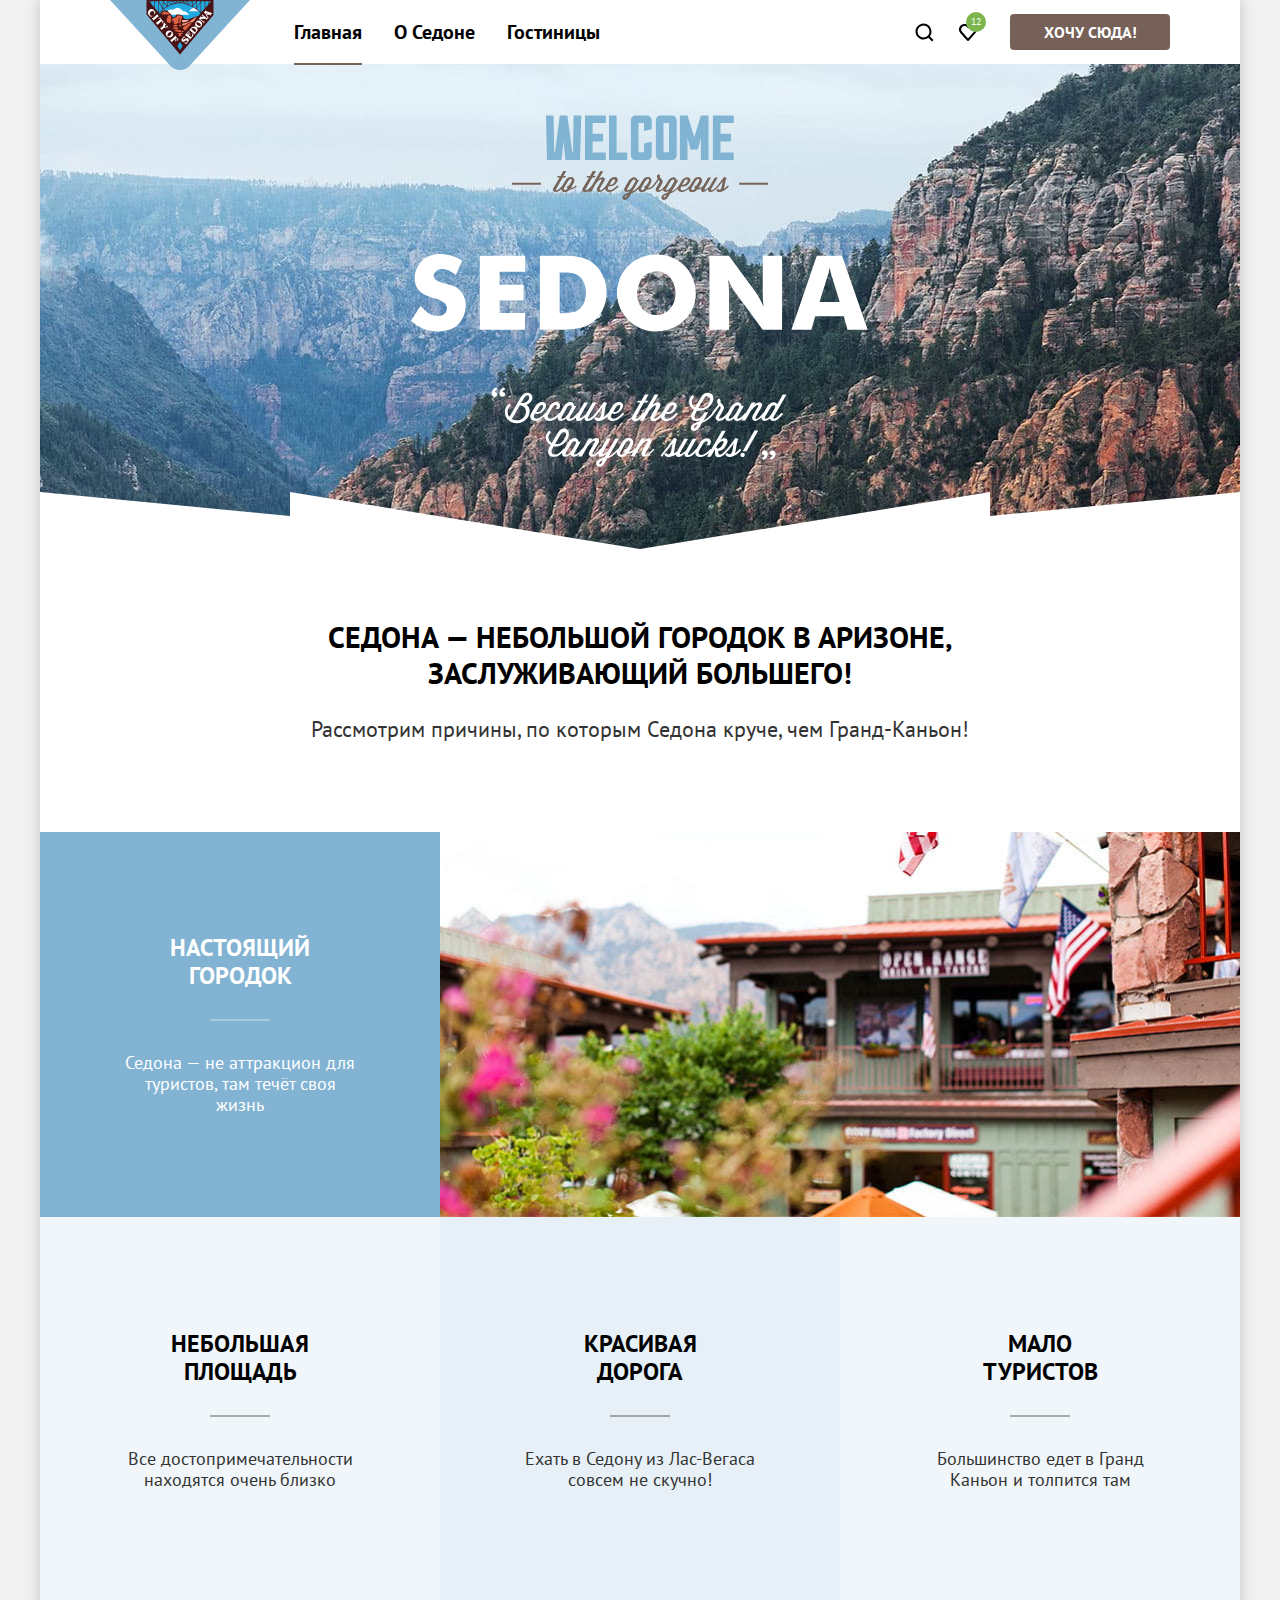
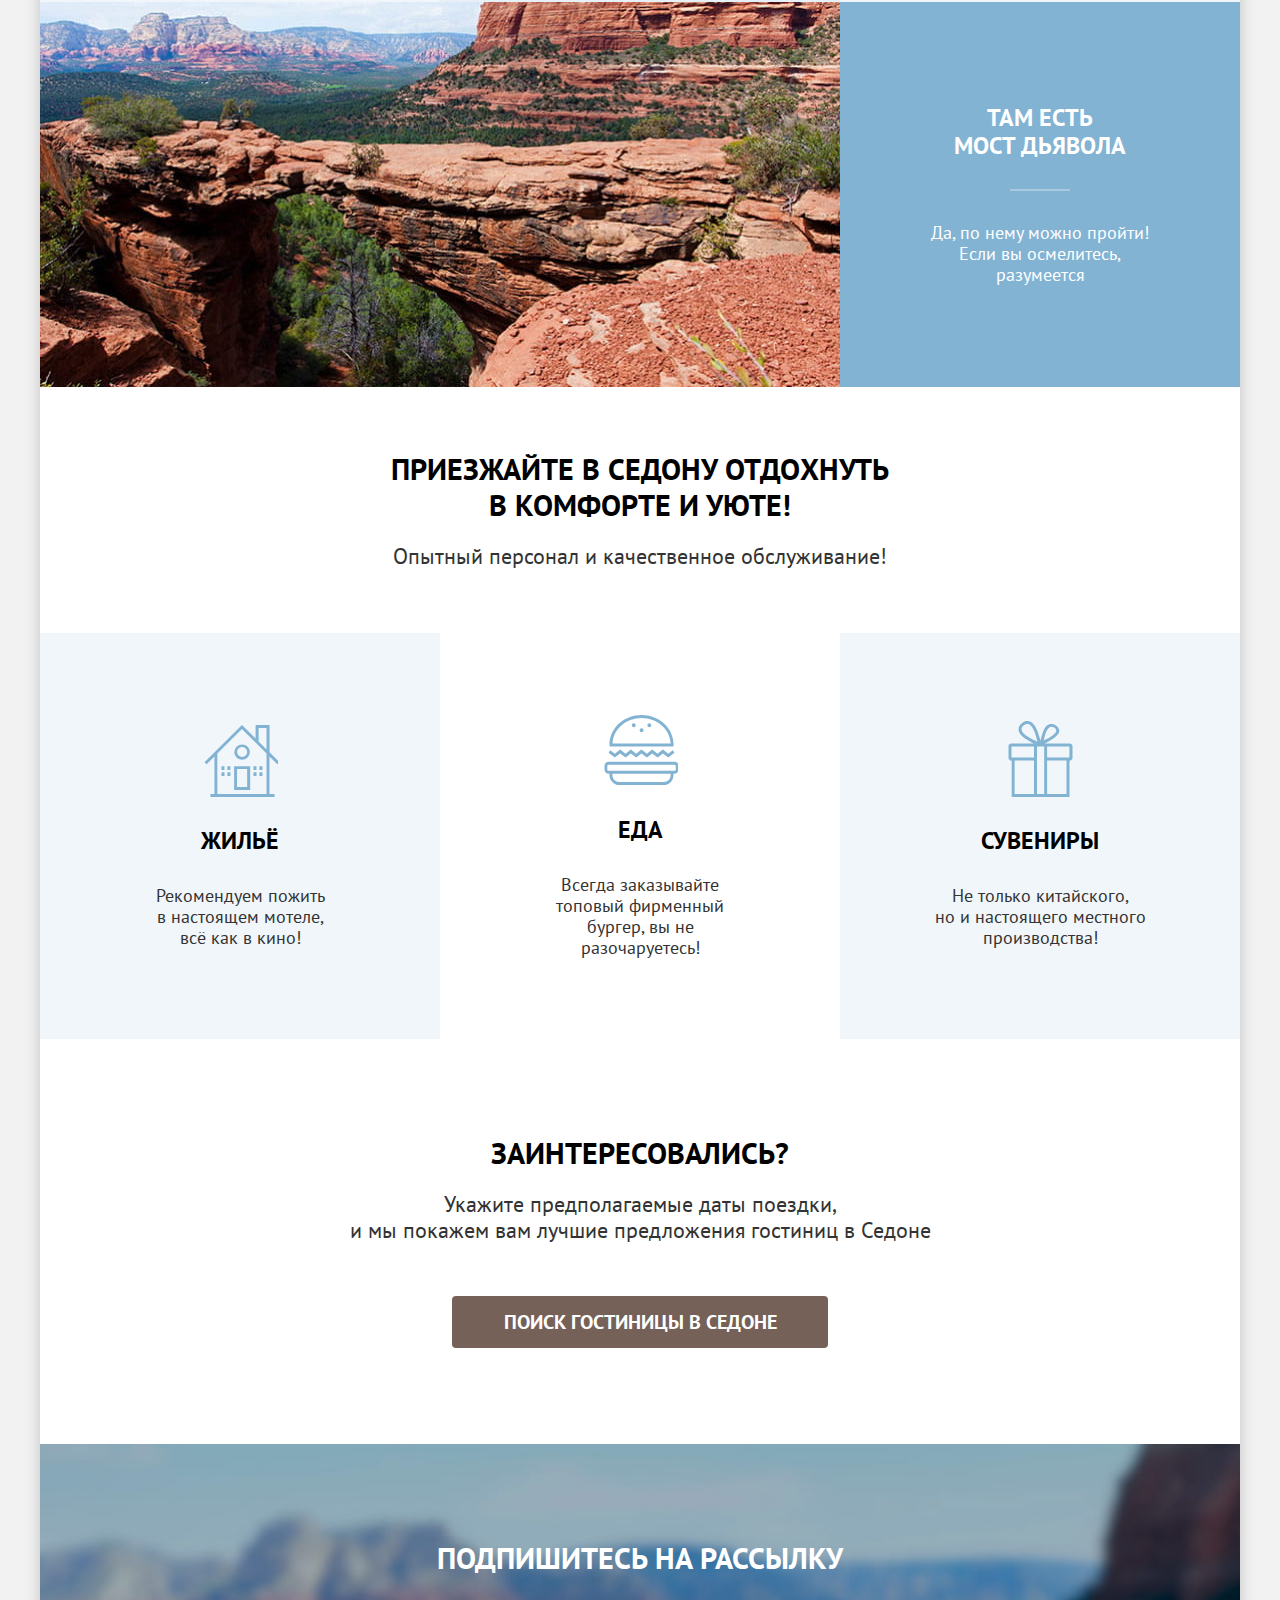
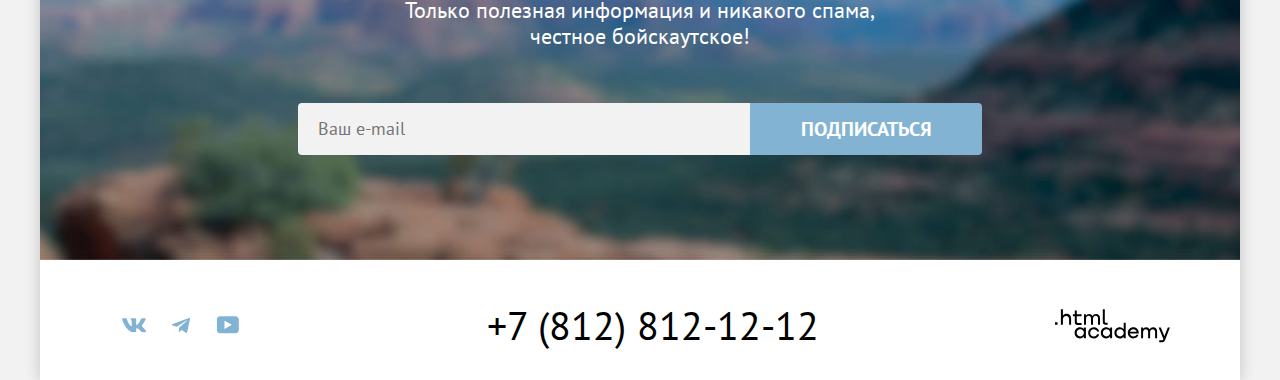
<file: index.html>
<!DOCTYPE html>
<html lang="ru">

<head>
  <meta charset="utf-8">
  <title>Главная страница</title>
  <link rel="stylesheet" href="./styles/styles.css">
  <link rel="icon" href="favicon.ico">
  <link rel="icon" type="image/png" href="images/favicon.png">
</head>

<body>
  <div class="page-container">
    <header class="main-header" data-test="header">
      <div class="header">
        <nav class="header-logo-navigation">
          <a class="navigation-link-logo" href="index.html">
            <img class="main-header-logo" src="images/logo.svg" width="140" height="70" alt="Логотип проекта Седона">
          </a>
          <ul class="navigation-list">
            <li class="navigation-item">
              <a class="navigation-link navigation-link-selected" href="index.html">Главная</a>
            </li>
            <li class="navigation-item">
              <a class="navigation-link" href="#">О Седоне</a>
            </li>
            <li class="navigation-item">
              <a class="navigation-link" href="catalog.html">Гостиницы</a>
            </li>
          </ul>
        </nav>
        <nav class="navigation-user-button">
          <ul class="navigation-user">
            <li class="navigation-user-item">
              <a class="navigation-user-link navigation-user-link-search" href="modal.html">
                <span class="visually-hidden">Поиск</span>
                <svg xmlns="http://www.w3.org/2000/svg" width="20" height="20" fill="none">
                  <path fill="#000000"
                    d="m19.5 18-3.7-3.67c1-1.3 1.7-2.98 1.7-4.87a8 8 0 0 0-8-7.96c-4.4 0-8 3.68-8 8.06a8 8 0 0 0 12.9 6.26l3.7 3.68 1.4-1.5Zm-10-2.48a6 6 0 0 1-6-5.96 6 6 0 0 1 12 0 6 6 0 0 1-6 5.96Z" />
                </svg>
              </a>
            </li>
            <li class="navigation-user-item">
              <a class="navigation-user-link navigation-user-link-favorite" href="#">
                <span class="visually-hidden">Избранное</span>
                <svg xmlns="http://www.w3.org/2000/svg" width="20" height="20" fill="none">
                  <path fill="#000"
                    d="M9.9 19a.9.9 0 0 1-.8-.4c-5.4-6.1-6.7-7.5-7-7.9A5.4 5.4 0 0 1 6.5 2C7.8 2 9 2.5 10 3.3a5.46 5.46 0 0 1 9 4.1c0 1.3-.5 2.5-1.3 3.4l-7 7.9c-.2.2-.4.3-.8.3Zm-6-9.5c.3.4 3.5 4 6.1 6.9l6.2-7c.5-.5.7-1.2.7-2 0-1.8-1.5-3.3-3.3-3.3-1 0-2 .5-2.7 1.3-.3.3-.6.4-.9.4-.3 0-.6-.2-.8-.4-.7-.8-1.7-1.3-2.7-1.3-1.8 0-3.3 1.5-3.3 3.3-.1.9.3 1.6.7 2.1-.1 0-.1 0 0 0Z" />
                </svg>
                <span class="notification-favorite">12</span></a>
            </li>
          </ul>
          <a class="button button-brown-navigation" href="#">Хочу сюда!</a>
        </nav>
      </div>
    </header>
    <main class="main-container main-index" data-test="main">
      <h1 class="visually-hidden">Город Седона</h1>
      <section class="advantages">
        <div class="test" data-test="hero">
          <div class="main-header-logo-background">
            <img class="logo-main" src="images/welcome.svg" width="458" height="352"
              alt="Welcome to tho gorgeous Sedona Because the Grand Canyon sucks!">
          </div>
          <div class="text-after-logo">
            <h2 class="city-description-title">Седона — небольшой городок в Аризоне, заслуживающий большего!</h2>
            <p class="city-description-subtitle">Рассмотрим причины, по которым Седона круче, чем Гранд-Каньон!</p>
          </div>
        </div>
        <ul class="advantages-list" data-test="advantages">
          <li class="advantages-item-dark-blue-photo-after-text">
            <div class="advantages-item-text promo-dark">
              <h3 class="advantages-title advantages-title-promo ">Настоящий городок</h3>
              <p class="advantages-description-photo">Седона — не аттракцион для туристов, там течёт своя жизнь</p>
            </div>
            <img src="images/photo-of-sedona.jpg" width="800" height="385" alt="Вид на здания седоны">
          </li>
          <li class="advantages-item advantages-item-light-blue">
            <h3 class="advantages-title advantages-title-promo">Небольшая площадь</h3>
            <p class="advantages-description">Все достопримечательности находятся очень близко</p>
          </li>
          <li class="advantages-item advantages-item-medium-blue">
            <h3 class="advantages-title advantages-title-promo">Красивая<br> дорога</h3>
            <p class="advantages-description">Ехать в Седону из Лас-Вегаса совсем не скучно!</p>
          </li>
          <li class="advantages-item advantages-item-light-blue">
            <h3 class="advantages-title advantages-title-promo">Мало<br> туристов</h3>
            <p class="advantages-description">Большинство едет в Гранд Каньон и толпится там</p>
          </li>
          <li class="advantages-item-dark-blue-photo-before-text">
            <img src="images/devils-bridge.jpg" width="800" height="385" alt="Фото моста дьявола">
            <div class="advantages-item-text promo-dark">
              <h3 class="advantages-title advantages-title-promo">Там есть мост&nbsp;дьявола</h3>
              <p class="advantages-description-photo">Да, по нему можно пройти! Если вы осмелитесь, разумеется</p>
            </div>
          </li>
        </ul>
      </section>
      <section class="why-come-to-sedona" data-test="service">
        <div class="text-why-come-to-sedona">
          <h2 class="welcome-to-sedona-title">Приезжайте в Седону отдохнуть в комфорте и уюте!</h2>
          <p class="welcome-to-sedona-subtitle">Опытный персонал и качественное обслуживание!</p>
        </div>
        <ul class="why-come-to-sedona-list">
          <li class="why-come-to-sedona-item why-come-to-sedona-item-light-blue advantage-icon-house">
            <h3 class="why-come-to-sedona-title">Жильё</h3>
            <p class="why-come-to-sedona-description">Рекомендуем пожить в&nbsp;настоящем мотеле,<br>всё как в кино!
            </p>
          </li>
          <li class="why-come-to-sedona-item advantage-icon-food">
            <h3 class="why-come-to-sedona-title">Еда</h3>
            <p class="why-come-to-sedona-description">Всегда заказывайте топовый&nbsp;фирменный бургер, вы не
              разочаруетесь!</p>
          </li>
          <li class="why-come-to-sedona-item why-come-to-sedona-item-light-blue advantage-icon-souvenirs">
            <h3 class="why-come-to-sedona-title">Сувениры</h3>
            <p class="why-come-to-sedona-description">Не только китайского, но&nbsp;и&nbsp;настоящего местного
              производства!</p>
          </li>
        </ul>
      </section>
      <section class="interested" data-test="search">
        <h2 class="interested-title">Заинтересовались?</h2>
        <p class="interested-subtitle">Укажите предполагаемые даты поездки,<br>и мы покажем вам лучшие предложения
          гостиниц в Седоне</p>
        <button class="button button-bigger interested-button" type="button">Поиск гостиницы в Седоне</button>
      </section>
      <section class="subscription subscription-main">
        <h2 class="subscription-title">Подпишитесь на рассылку</h2>
        <p class="subscription-subtitle">Только полезная информация и никакого спама, честное&nbsp;бойскаутское!</p>
        <form class="subscription-form" action="https://echo.htmlacademy.ru/" method="post">
          <label class="subscription-form-label" for="email">
            <span class="visually-hidden">Ваш e-mail</span>
            <input class="subscription-form-input" type="email" id="email" name="email-subscription"
              placeholder="Ваш e-mail" required>
          </label>
          <button class="button button-bigger subscription-form-button" type="submit">Подписаться</button>
        </form>
      </section>
    </main>
    <footer class="main-footer" data-test="footer">
      <ul class="footer-social-list">
        <li class="footer-social-list-item">
          <a class="footer-social-link footer-social-list-vk" href="https://vk.com/htmlacademy">
            <span class="visually-hidden">Вконтакте</span>
            <svg class="social-icon" xmlns="http://www.w3.org/2000/svg" width="25" height="15" fill="#83B3D3">
              <path fill-rule="evenodd"
                d="M24.12 1.8c.16-.54 0-.94-.8-.94H20.7c-.67 0-.98.34-1.15.73 0 0-1.33 3.2-3.22 5.27-.61.6-.9.8-1.23.8-.16 0-.41-.2-.41-.75v-5.1c0-.66-.19-.95-.74-.95H9.82c-.42 0-.67.3-.67.59 0 .62.95.76 1.04 2.51v3.8c0 .83-.15.98-.48.98-.9 0-3.06-3.2-4.34-6.88-.25-.72-.5-1-1.18-1H1.57c-.75 0-.9.34-.9.73 0 .68.89 4.07 4.14 8.55 2.17 3.06 5.23 4.72 8 4.72 1.68 0 1.88-.37 1.88-1v-2.32c0-.74.16-.88.7-.88.38 0 1.05.19 2.6 1.66 1.79 1.75 2.08 2.54 3.08 2.54h2.63c.75 0 1.12-.37.9-1.1-.23-.72-1.08-1.77-2.2-3.02-.62-.71-1.54-1.48-1.82-1.86-.39-.5-.28-.71 0-1.15 0 0 3.2-4.42 3.54-5.93Z"
                clip-rule="evenodd" />
            </svg>
          </a>
        </li>
        <li class="footer-social-list-item">
          <a class="footer-social-link footer-social-list-telegram" href="https://t.me/htmlacademy">
            <span class="visually-hidden">Telegram</span>
            <svg class="social-icon" xmlns="http://www.w3.org/2000/svg" width="18" height="16" fill="#83B3D3">
              <path
                d="M16.79.96.84 7.1c-1.09.44-1.08 1.05-.2 1.32l4.1 1.28 9.47-5.98c.44-.27.85-.13.52.17l-7.68 6.93-.28 4.22c.41 0 .6-.2.83-.41l1.99-1.94 4.13 3.06c.77.42 1.31.2 1.5-.71l2.72-12.8c.28-1.1-.43-1.61-1.16-1.28Z" />
            </svg>
          </a>
        </li>
        <li class="footer-social-list-item">
          <a class="footer-social-link footer-social-list-youtube" href="https://www.youtube.com/user/htmlacademyru">
            <span class="visually-hidden">Youtube</span>
            <svg class="social-icon" xmlns="http://www.w3.org/2000/svg" width="23" height="18" fill="#83B3D3">
              <path
                d="M18.94.36H3.51C1.65.36.33 1.95.33 3.76v10.09c0 1.91 1.32 3.5 3.18 3.5h15.65c1.64 0 3.17-1.59 3.17-3.4V3.76c-.22-1.8-1.53-3.4-3.39-3.4ZM7.99 12.89V4.82l7.34 4.04-7.34 4.03Z" />
            </svg>
          </a>
        </li>
      </ul>
      <a class="phone-number" href="tel:+78128121212">+7 (812) 812-12-12</a>
      <a class="htmlacademy-link" href="https://htmlacademy.ru/">
        <svg class="htmlacademy-logo" aria-hidden="true" role="img" aria-label="Логотип HTML Академия."
          xmlns="http://www.w3.org/2000/svg" width="115" height="34" fill="#000">
          <path
            d="M0 13.26v2.6h2.5v-2.6H0ZM11.6 4.86c-1.6 0-2.8.7-3.6 1.7h-.1V.36h-2v15.5h2v-5.3c0-2.1 1.3-3.6 3.3-3.6 1.8 0 2.9 1.4 2.9 3.2v5.7h2v-6.1c.1-3-1.8-4.9-4.5-4.9ZM26.6 5.16h-4.8v-3.7h-2v3.8h-1.9v2h1.9v6c0 1.7 1 2.7 2.7 2.7h4.1v-2h-3.7c-.7 0-1.1-.4-1.1-1.1v-5.7h4.8v-2ZM41.1 4.96c-1.6 0-2.9.8-3.5 2.1h-.1c-.6-1.2-1.8-2.1-3.4-2.1-1.4 0-2.5.8-3.1 1.8h-.1v-1.6H29v10.6h2v-5.4c0-2 1-3.5 2.6-3.5 1.5 0 2.4 1 2.4 2.6v6.3h2v-5.6c0-2.4 1.4-3.3 2.6-3.3 1.5 0 2.4 1 2.4 2.6v6.3h2v-6.5c.1-2.5-1.4-4.3-3.9-4.3ZM47.8 13.06c0 1.7 1 2.7 2.8 2.7h2v-2h-1.7c-.7 0-1.1-.4-1.1-1.1V.36h-2v12.7ZM28.9 20.06c-.9-1.1-2.2-1.8-3.9-1.8-3.1 0-5.4 2.3-5.4 5.6s2.3 5.6 5.4 5.6c1.8 0 3-.8 3.8-1.9h.1v1.6h2v-10.6h-2v1.5Zm-3.6 7.4c-2.2 0-3.6-1.6-3.6-3.6s1.4-3.6 3.6-3.6 3.6 1.6 3.6 3.6c0 1.9-1.4 3.6-3.6 3.6ZM44.2 22.36c-.5-2.4-2.6-4.1-5.4-4.1a5.4 5.4 0 0 0-5.6 5.6c0 3.1 2.2 5.6 5.6 5.6 2.8 0 4.9-1.8 5.4-4.2h-2.1a3.4 3.4 0 0 1-3.3 2.3c-2.2 0-3.6-1.6-3.6-3.6s1.4-3.6 3.6-3.6c1.6 0 2.8 1 3.3 2.2h2.1v-.2ZM55.1 20.06c-.9-1.1-2.2-1.8-3.9-1.8-3.1 0-5.4 2.3-5.4 5.6s2.3 5.6 5.4 5.6c1.8 0 3-.8 3.8-1.9h.1v1.6h2v-10.6h-2v1.5Zm-3.6 7.4c-2.2 0-3.6-1.6-3.6-3.6s1.4-3.6 3.6-3.6 3.6 1.6 3.6 3.6c0 1.9-1.5 3.6-3.6 3.6ZM68.7 20.16c-.9-1.1-2.2-1.9-3.9-1.9-3.1 0-5.4 2.3-5.4 5.6s2.2 5.6 5.4 5.6c1.7 0 3-.8 3.8-1.8h.1v1.5h2v-15.4h-2v6.4Zm-3.6 7.3c-2.2 0-3.6-1.6-3.6-3.6s1.4-3.6 3.6-3.6 3.6 1.6 3.6 3.6c-.1 2-1.5 3.6-3.6 3.6ZM78.3 18.26c-3.3 0-5.5 2.5-5.5 5.6 0 3 2.1 5.6 5.5 5.6 2.5 0 4.5-1.3 5.2-3.6h-2.1c-.5 1-1.6 1.6-3 1.6-1.9 0-3.3-1.3-3.4-2.9h8.8c.2-3.6-2-6.3-5.5-6.3Zm0 1.9c1.7 0 3 1 3.3 2.6h-6.5c.3-1.5 1.5-2.6 3.2-2.6ZM98.2 18.26c-1.6 0-2.9.8-3.6 2h-.1c-.6-1.2-1.8-2-3.4-2-1.4 0-2.5.7-3.1 1.8v-1.5h-1.9v10.6h2v-5.4c0-2 1-3.4 2.6-3.5 1.5 0 2.4 1 2.4 2.6v6.3h2v-5.6c0-2.4 1.4-3.3 2.6-3.3 1.5 0 2.4 1 2.4 2.6v6.3h2v-6.5c.1-2.6-1.4-4.4-3.9-4.4ZM109.4 27.36l-3.6-8.9h-2.2l4.8 11.6c-.3.9-.7 1.2-1.7 1.2h-2.5v2h2.5c1.8 0 2.8-.8 3.5-2.6l4.7-12.2h-2.1l-3.4 8.9Z" />
        </svg>
      </a>
    </footer>
  </div>
  <div class="modal-container modal-container-hide">
    <div class="modal modal-authentication" data-test="modal">
      <button class="modal-close" type="button">
        <span class="visually-hidden">Закрыть</span>
      </button>
      <section class="modal-body">
        <h2 class="modal-heading">Поиск гостиницы в Седоне</h2>
        <form class="modal-form-wrapper" action="https://echo.htmlacademy.ru" method="post">
          <div class="modal-form-section">
            <label class="form-label-date" for="arrival">Дата Заезда:</label>
            <div class="input-date-container">
              <input type="text" class="input-date date-arrival" id="arrival" name="arrival-date" value="27 апреля 2020"
                placeholder="Укажите дату" required>
            </div>
            <span class="modal-notification modal-error">Мы не можем отправить вас в прошлое.</span>
          </div>
          <div class="modal-form-section">
            <label class="form-label-date" for="departure-date">Дата Выезда:</label>
            <div class="input-date-container">
              <input class="input-date date-departure" id="departure-date" type="text" name="departure-date"
                value="1 сентября 2023" placeholder="Укажите дату" required>
            </div>
            <span class="modal-notification">На эти даты есть свободные номера. Пока есть.</span>
          </div>
          <div class="modal-form-counter">
            <label class="form-label-date" for="adults">Взрослые:</label>
            <div class="modal-button-wrapper">
              <button class="button-travelers button-travelers-add" type="button">
                <span class="visually-hidden">минус</span>
                <svg class="svg-adults" aria-hidden="true" focusable="false" width="20" height="20" viewBox="0 0 20 20"
                  fill="#000000" xmlns="http://www.w3.org/2000/svg">
                  <path d="M3 9v2h14V9H3Z" />
                </svg>
              </button>
              <input class="form-input-field" id="adults" type="number" name="adults" min="1" value="2">
              <button class="button-travelers button-travelers-remove" type="button">
                <span class="visually-hidden">плюс</span>
                <svg class="svg-adults" aria-hidden="true" focusable="false" width="20" height="20" viewBox="0 0 20 20"
                  fill="#000000" xmlns="http://www.w3.org/2000/svg">
                  <path d="M17 9h-6V3H9v6H3v2h6v6h2v-6h6V9Z" />
                </svg>
              </button>
            </div>
          </div>
          <div class="modal-form-counter">
            <div class="modal-children-wrapper">
              <span class="form-label-icon icon-label">
                <label class="form-label-date" for="kids">Дети:</label>
                <span class="modal-info tooltip">
                  <button class="tooltip-toggler" type="button" aria-labelledby="tooltip-label-kids">
                    <span class="visually-hidden">Подсказка.</span>
                    <svg class="tooltip-icon" width="3" height="12" viewBox="0 0 3 12" fill="#FFFFFF"
                      xmlns="http://www.w3.org/2000/svg">
                      <path fill-rule="evenodd" clip-rule="evenodd" d="M.4 0h2v2h-2V0Zm2 12h-2V3h2v9Z" />
                    </svg>
                  </button>
                  <span class="tooltip-content" role="tooltip" id="tooltip-label-kids">Укажите количество детей,
                    которые будут с вами, возраст которых от 6 до
                    18 лет. Дети до 6 лет размещаются бесплатно.</span>
                </span>
              </span>
            </div>
            <div class="modal-button-wrapper">
              <button class="button-travelers button-travelers-add" type="button">
                <span class="visually-hidden">минус</span>
                <svg class="svg-adults" aria-hidden="true" focusable="false" width="20" height="20" viewBox="0 0 20 20"
                  fill="#000000" xmlns="http://www.w3.org/2000/svg">
                  <path d="M3 9v2h14V9H3Z" />
                </svg>
              </button>
              <input class="form-input-field" id="kids" type="number" name="kids" min="0" value="2">
              <button class="button-travelers button-travelers-remove" type="button">
                <span class="visually-hidden">плюс</span>
                <svg class="svg-adults" aria-hidden="true" focusable="false" width="20" height="20" viewBox="0 0 20 20"
                  fill="#000000" xmlns="http://www.w3.org/2000/svg">
                  <path d="M17 9h-6V3H9v6H3v2h6v6h2v-6h6V9Z" />
                </svg>
              </button>
            </div>
          </div>
          <button class="button modal-submit-btn" type="submit">Найти</button>
        </form>
      </section>
    </div>
  </div>
</body>

</html>
</file>
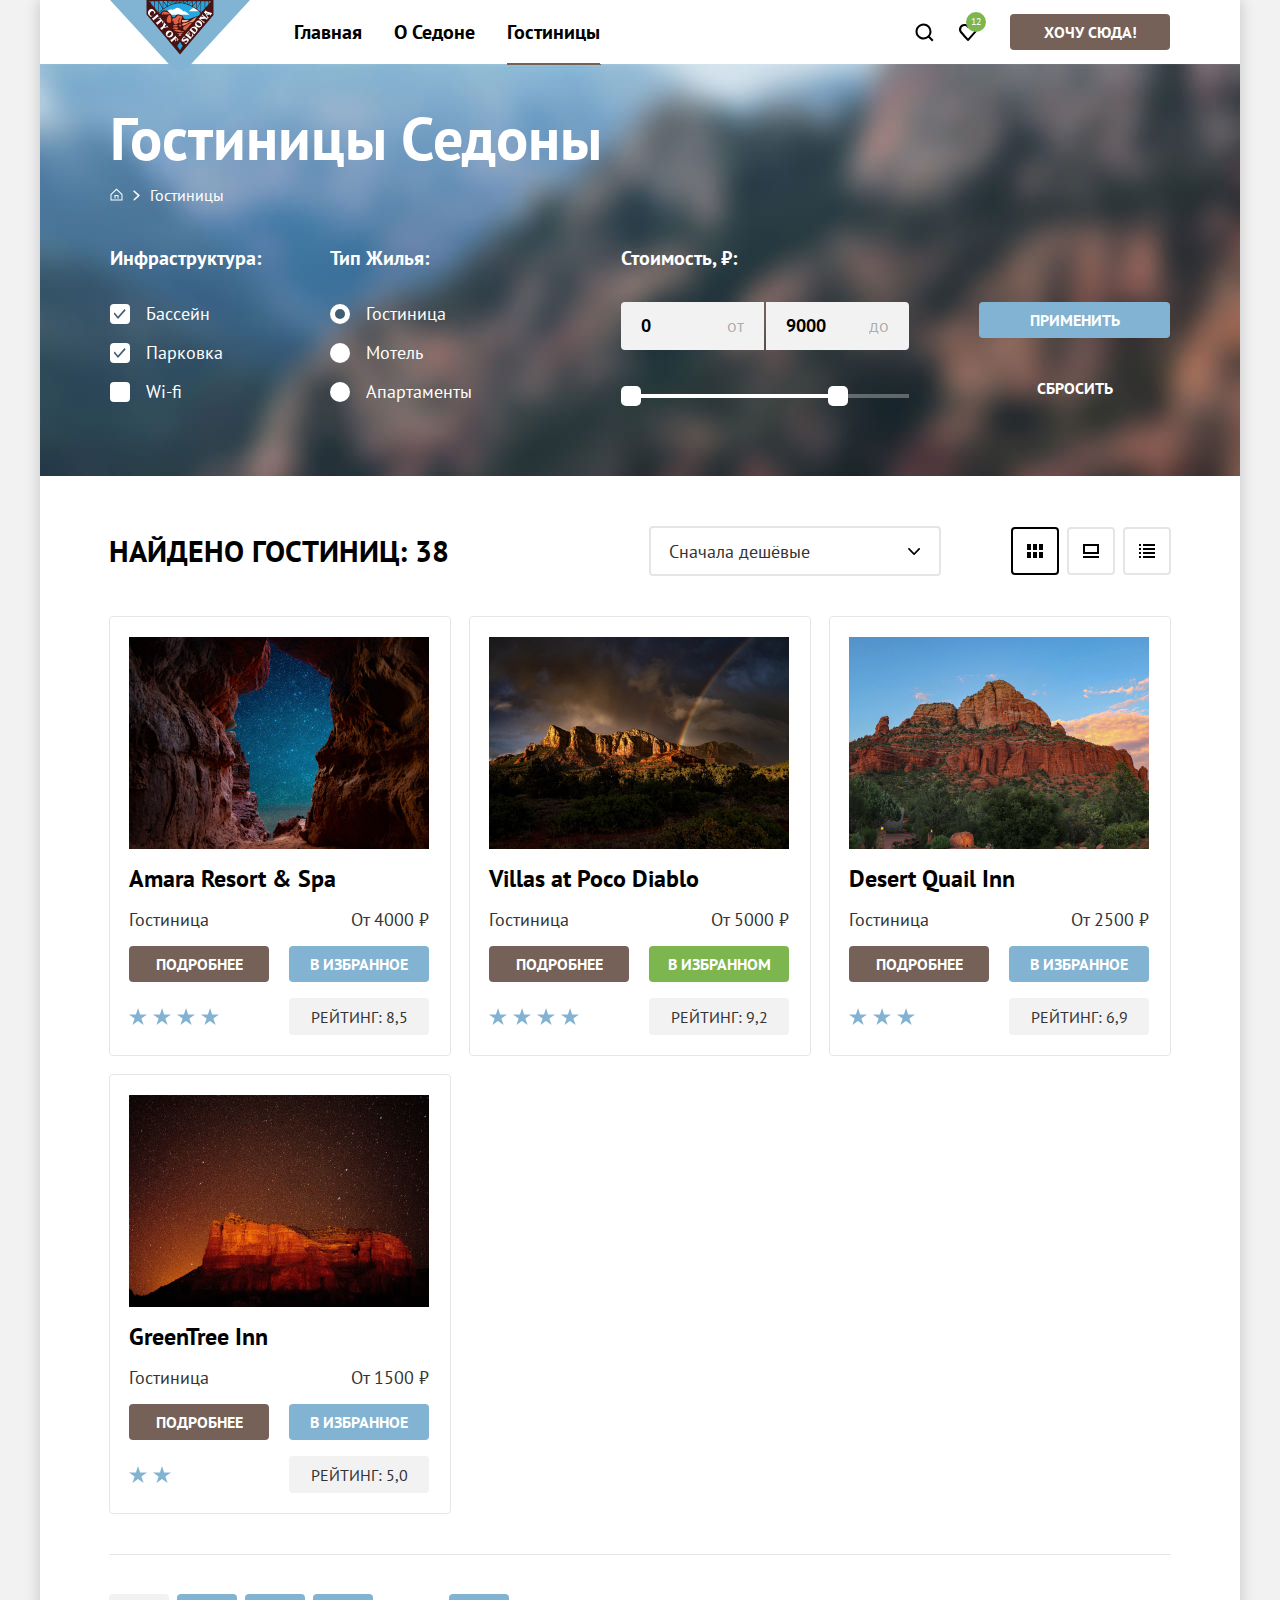
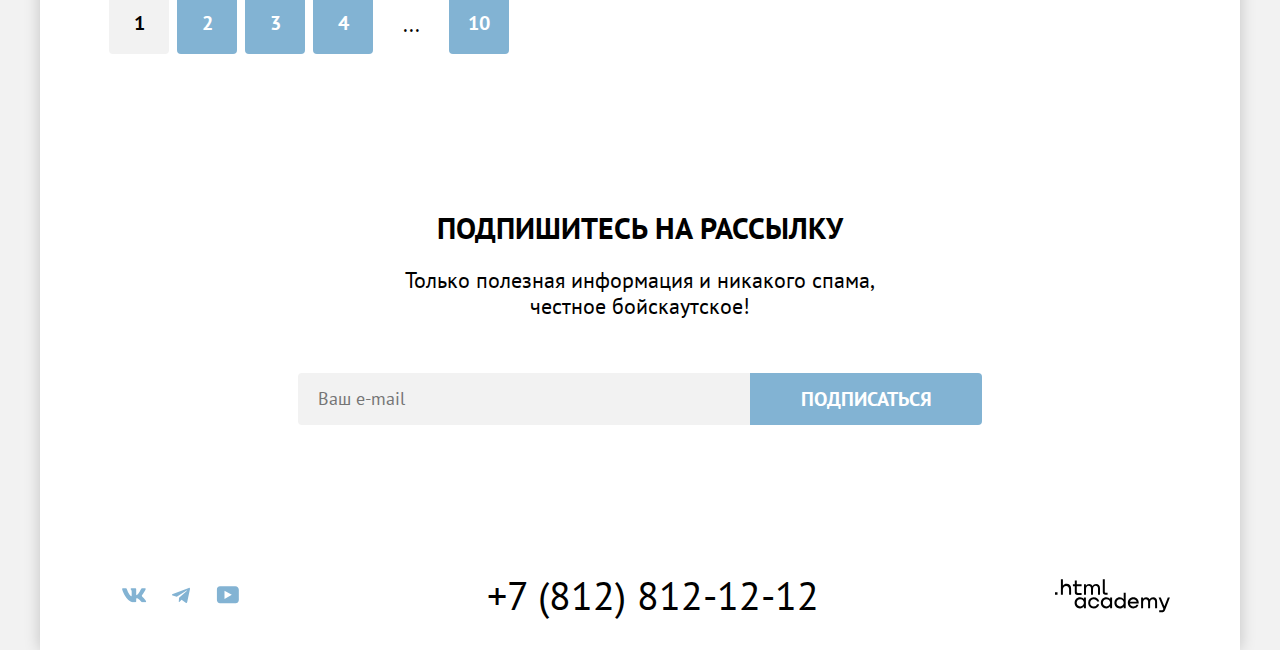
<file: catalog.html>
<!DOCTYPE html>
<html lang="ru">

<head>
  <meta charset="utf-8">
  <title>Каталог</title>
  <link rel="stylesheet" href="./styles/styles.css">
  <link rel="icon" href="favicon.ico">
  <link rel="icon" type="image/png" href="images/favicon.png">
</head>

<body>
  <div class="page-container">
    <header class="main-header" data-test="header">
      <div class="header">
        <nav class="header-logo-navigation">
          <a class="navigation-link-logo" href="index.html">
            <img class="main-header-logo" src="images/logo.svg" width="140" height="70" alt="Логтип проекта Седона">
          </a>
          <ul class="navigation-list">
            <li class="navigation-item">
              <a class="navigation-link" href="index.html">Главная</a>
            </li>
            <li class="navigation-item">
              <a class="navigation-link" href="#">О Седоне</a>
            </li>
            <li class="navigation-item">
              <a class="navigation-link navigation-link-selected" href="catalog.html">Гостиницы</a>
            </li>
          </ul>
        </nav>
        <nav class="navigation-user-button">
          <ul class="navigation-user">
            <li class="navigation-user-item">
              <a class="navigation-user-link navigation-user-link-search" href="modal.html">
                <span class="visually-hidden">Поиск</span>
                <svg xmlns="http://www.w3.org/2000/svg" width="20" height="20" fill="none">
                  <path fill="#000000"
                    d="m19.5 18-3.7-3.67c1-1.3 1.7-2.98 1.7-4.87a8 8 0 0 0-8-7.96c-4.4 0-8 3.68-8 8.06a8 8 0 0 0 12.9 6.26l3.7 3.68 1.4-1.5Zm-10-2.48a6 6 0 0 1-6-5.96 6 6 0 0 1 12 0 6 6 0 0 1-6 5.96Z" />
                </svg>
              </a>
            </li>
            <li class="navigation-user-item">
              <a class="navigation-user-link navigation-user-link-favorite" href="#">
                <span class="visually-hidden">Избранное</span>
                <svg xmlns="http://www.w3.org/2000/svg" width="20" height="20" fill="none">
                  <path fill="#000"
                    d="M9.9 19a.9.9 0 0 1-.8-.4c-5.4-6.1-6.7-7.5-7-7.9A5.4 5.4 0 0 1 6.5 2C7.8 2 9 2.5 10 3.3a5.46 5.46 0 0 1 9 4.1c0 1.3-.5 2.5-1.3 3.4l-7 7.9c-.2.2-.4.3-.8.3Zm-6-9.5c.3.4 3.5 4 6.1 6.9l6.2-7c.5-.5.7-1.2.7-2 0-1.8-1.5-3.3-3.3-3.3-1 0-2 .5-2.7 1.3-.3.3-.6.4-.9.4-.3 0-.6-.2-.8-.4-.7-.8-1.7-1.3-2.7-1.3-1.8 0-3.3 1.5-3.3 3.3-.1.9.3 1.6.7 2.1-.1 0-.1 0 0 0Z" />
                </svg>
                <span class="notification-favorite">12</span></a>
            </li>
          </ul>
          <a class="button button-brown-navigation" href="#">Хочу сюда!</a>
        </nav>
      </div>
    </header>
    <main class="main-catalog-filter main-container" data-test="main">
      <div class="main-catalog-filter-background">
        <header class="inner-header">
          <h1 class="inner-header-title">Гостиницы Седоны</h1>
          <ul class="breadcrumbs">
            <li class="breadcrumbs-item">
              <a class="breadcrumbs-link" href="index.html">
                <span class="visually-hidden">Главная</span>
                <svg class="breadcrumbs-icon" width="13" height="13" viewBox="0 0 13 13" fill="none"
                  xmlns="http://www.w3.org/2000/svg">
                  <path
                    d="M6.5 0.5L0.5 6.30006V12.5001H12.5V6.30006L6.5 0.5ZM11.5 11.5001H1.5V6.70005L6.5 1.9L11.5 6.70005V11.5001Z"
                    fill="white" />
                  <path d="M4.5 10.5001H5.5V8.00005H7.5V10.5001H8.5V7.00005H4.5V10.5001Z" fill="white" />
                </svg>
              </a>
            </li>
            <li class="breadcrumbs-item">
              <a class="breadcrumbs-link">Гостиницы</a>
            </li>
          </ul>
        </header>
        <section class="catalog-filter-section" data-test="filter">
          <h2 class="visually-hidden">Фильтр</h2>
          <form class="catalog-filter" action="https://echo.htmlacademy.ru/" method="get">
            <div class="catalog-filter-fieldset-first">
              <fieldset class="catalog-filter-group" title="Выберите необходимые пункты">
                <legend class="catalog-filter-title">Инфраструктура:</legend>
                <ul class="catalog-filter-list">
                  <li class="catalog-filter-list-item">
                    <label class="control">
                      <input class="visually-hidden control-input" type="checkbox" name="swimmingpool" checked>
                      <span class="control-mark"></span>
                      <span class="control-label">Бассейн</span>
                    </label>
                  </li>
                  <li class="catalog-filter-list-item">
                    <label class="control">
                      <input class="visually-hidden control-input" type="checkbox" name="parking" checked>
                      <span class="control-mark"></span>
                      <span class="control-label">Парковка</span>
                    </label>
                  </li>
                  <li class="catalog-filter-list-item">
                    <label class="control">
                      <input class="visually-hidden control-input" type="checkbox" name="wi-fi">
                      <span class="control-mark"></span>
                      <span class="control-label">Wi-fi</span>
                    </label>
                  </li>
                </ul>
              </fieldset>
              <fieldset class="catalog-filter-group" title="Выберите тип жилья">
                <legend class="catalog-filter-title">Тип жилья:</legend>
                <ul class="catalog-filter-list">
                  <li class="catalog-filter-list-item">
                    <label class="control">
                      <input class="visually-hidden control-input" type="radio" name="type-of-housing" value="hotel"
                        checked>
                      <span class="control-mark"></span>
                      <span class="control-label">Гостиница</span>
                    </label>
                  </li>
                  <li class="catalog-filter-list-item">
                    <label class="control">
                      <input class="visually-hidden control-input" type="radio" name="type-of-housing" value="motel">
                      <span class="control-mark"></span>
                      <span class="control-label">Мотель</span>
                    </label>
                  </li>
                  <li class="catalog-filter-list-item">
                    <label class="control">
                      <input class="visually-hidden control-input" type="radio" name="type-of-housing"
                        value="apartments">
                      <span class="control-mark"></span>
                      <span class="control-label">Апартаменты</span>
                    </label>
                  </li>
                </ul>
              </fieldset>
            </div>
            <fieldset class="catalog-filter-group catalog-filter-price" title="Введите стоимость">
              <legend class="catalog-filter-title">Стоимость, ₽:</legend>
              <ul class="catalog-filter-group-price">
                <li class="catalog-filter-price-inputs">
                  <div class="catalog-filter-price-inputs-wrap">
                    <label class="catalog-filter-price-range-label">
                      <input class="catalog-filter-price-range catalog-filter-price-range-min" type="number" value="0"
                        min="0" name="min-price-interval">
                      <span class="catalog-filter-price-range-span">
                        от</span>
                    </label>
                  </div>
                  <div class="catalog-filter-price-inputs-wrap catalog-filter-price-inputs-wrap-max">
                    <label class="catalog-filter-price-range-label">
                      <input class="catalog-filter-price-range catalog-filter-price-range-max" type="number"
                        value="9000" min="0" name="max-price-interval">
                      <span class="catalog-filter-price-range-span">
                        до</span></label>
                  </div>
                </li>
                <li class="catalog-filter-price-slider">
                  <div class="catalog-filter-price-slider-wrap" style="left: 1px; width: 226px">
                    <button class="catalog-filter-button-min" type="button">
                      <span class="visually-hidden">Нижняя граница стоимости</span>
                    </button>
                    <button class="catalog-filter-button-max" type="button">
                      <span class="visually-hidden">Верхняя граница стоимости</span>
                    </button>
                  </div>
                </li>
              </ul>
            </fieldset>
            <div class="filter-buttons">
              <button class="button catalog-filter-button-submit" type="submit">Применить</button>
              <button class="button catalog-filter-button-reset" type="reset">Сбросить</button>
            </div>
          </form>
        </section>
      </div>
      <div class="test" data-test="catalog">
        <section class="catalog-filter-results">
          <h2 class="catalog-filter-results-title">Найдено гостиниц: <span
              class="catalog-filter-results-title-quantity">38</span></h2>
          <div class="catalog-filter-results-select-wrap">
            <select class="catalog-filter-results-select">
              <option value="cheap">Сначала дешёвые</option>
              <option value="expensive">Сначала дорогие</option>
              <option value="popular">Сначала популярные</option>
            </select>
          </div>
          <ul class="catalog-filter-results-view-buttons">
            <li class="catalog-filter-results-view-item">
              <a class="catalog-filter-results-button-item catalog-tile-view catalog-filter-results-button-item-selected" href="#">
                <span class="visually-hidden">Показать плиткой</span>
              </a>
            </li>
            <li class="catalog-filter-results-view-item">
              <a class="catalog-filter-results-button-item catalog-card-view" href="#">
                <span class="visually-hidden">Показать карточки</span>
              </a>
            </li>
            <li class="catalog-filter-results-view-item">
              <a class="catalog-filter-results-button-item catalog-list-view" href="#">
                <span class="visually-hidden">Показать списком</span>
              </a>
            </li>
          </ul>
        </section>
        <section class="catalog-cards">
          <h2 class="visually-hidden">Список отелей</h2>
          <ul class="catalog-cards-list">
            <li class="catalog-cards-item">
              <a class="card-link" href="#">
                <img class="card-image" src="images/hotel-1.jpg" width="300" height="212"
                  alt="Фото отеля Amara Resort & Spa">
                <h3 class="card-title">Amara Resort & Spa</h3>
              </a>
              <div class="card-description">
                <p class="card-type-of-housing">Гостиница</p>
                <p class="card-price">От 4000 ₽</p>
                <p class="card-price-buttons">
                  <a class="button button-brown price-button" href="#">Подробнее</a>
                </p>
                <p class="card-price-buttons">
                  <a class="button button-blue price-button" href="#">В избранное</a>
                </p>
                <div class="catalog-card-rating">
                  <p class="rating-star rating-star-four">
                    <span class="visually-hidden">4 звезды</span>
                    <svg class="star-icon" aria-hidden="true" focusable="false" width="18" height="17"
                      viewBox="0 0 18 17" fill="none" xmlns="http://www.w3.org/2000/svg">
                      <path d="M9 0L11.1 6.5H18L12.4 10.5L14.6 17L9 13L3.4 17L5.6 10.5L0 6.5H6.9L9 0Z" fill="#83B3D3" />
                    </svg>
                    <svg class="star-icon" aria-hidden="true" focusable="false" width="18" height="17"
                      viewBox="0 0 18 17" fill="none" xmlns="http://www.w3.org/2000/svg">
                      <path d="M9 0L11.1 6.5H18L12.4 10.5L14.6 17L9 13L3.4 17L5.6 10.5L0 6.5H6.9L9 0Z" fill="#83B3D3" />
                    </svg>
                    <svg class="star-icon" aria-hidden="true" focusable="false" width="18" height="17"
                      viewBox="0 0 18 17" fill="none" xmlns="http://www.w3.org/2000/svg">
                      <path d="M9 0L11.1 6.5H18L12.4 10.5L14.6 17L9 13L3.4 17L5.6 10.5L0 6.5H6.9L9 0Z" fill="#83B3D3" />
                    </svg>
                    <svg class="star-icon" aria-hidden="true" focusable="false" width="18" height="17"
                      viewBox="0 0 18 17" fill="none" xmlns="http://www.w3.org/2000/svg">
                      <path d="M9 0L11.1 6.5H18L12.4 10.5L14.6 17L9 13L3.4 17L5.6 10.5L0 6.5H6.9L9 0Z" fill="#83B3D3" />
                    </svg>
                  </p>
                </div>
                <p class="catalog-cards-rating">Рейтинг: 8,5</p>
              </div>
            </li>
            <li class="catalog-cards-item">
              <a class="card-link" href="#">
                <img class="card-image" src="images/hotel-2.jpg" width="300" height="212"
                  alt="Фото отеля Villas at Poco Diablo">
                <h3 class="card-title">Villas at Poco Diablo</h3>
              </a>
              <div class="card-description">
                <p class="card-type-of-housing">Гостиница</p>
                <p class="card-price">От 5000 ₽</p>
                <p class="card-price-buttons">
                  <a class="button button-brown price-button" href="#">Подробнее</a>
                </p>
                <p class="card-price-buttons">
                  <a class="button button-green price-button" href="#">В избранном</a>
                </p>
                <div class="catalog-card-rating">
                  <p class="rating-star rating-star-four">
                    <span class="visually-hidden">4 звезды</span>
                    <svg class="star-icon" aria-hidden="true" focusable="false" width="18" height="17"
                      viewBox="0 0 18 17" fill="none" xmlns="http://www.w3.org/2000/svg">
                      <path d="M9 0L11.1 6.5H18L12.4 10.5L14.6 17L9 13L3.4 17L5.6 10.5L0 6.5H6.9L9 0Z" fill="#83B3D3" />
                    </svg>
                    <svg class="star-icon" aria-hidden="true" focusable="false" width="18" height="17"
                      viewBox="0 0 18 17" fill="none" xmlns="http://www.w3.org/2000/svg">
                      <path d="M9 0L11.1 6.5H18L12.4 10.5L14.6 17L9 13L3.4 17L5.6 10.5L0 6.5H6.9L9 0Z" fill="#83B3D3" />
                    </svg>
                    <svg class="star-icon" aria-hidden="true" focusable="false" width="18" height="17"
                      viewBox="0 0 18 17" fill="none" xmlns="http://www.w3.org/2000/svg">
                      <path d="M9 0L11.1 6.5H18L12.4 10.5L14.6 17L9 13L3.4 17L5.6 10.5L0 6.5H6.9L9 0Z" fill="#83B3D3" />
                    </svg>
                    <svg class="star-icon" aria-hidden="true" focusable="false" width="18" height="17"
                      viewBox="0 0 18 17" fill="none" xmlns="http://www.w3.org/2000/svg">
                      <path d="M9 0L11.1 6.5H18L12.4 10.5L14.6 17L9 13L3.4 17L5.6 10.5L0 6.5H6.9L9 0Z" fill="#83B3D3" />
                    </svg>
                  </p>
                </div>
                <p class="catalog-cards-rating">Рейтинг: 9,2</p>
              </div>
            </li>
            <li class="catalog-cards-item">
              <a class="card-link" href="#">
                <img class="card-image" src="images/hotel-3.jpg" width="300" height="212"
                  alt="Фото отеля Desert Quail Inn">
                <h3 class="card-title">Desert Quail Inn</h3>
              </a>
              <div class="card-description">
                <p class="card-type-of-housing">Гостиница</p>
                <p class="card-price">От 2500 ₽</p>
                <p class="card-price-buttons">
                  <a class="button button-brown price-button" href="#">Подробнее</a>
                </p>
                <p class="card-price-buttons">
                  <a class="button button-blue price-button" href="#">В избранное</a>
                </p>
                <div class="catalog-card-rating">
                  <p class="rating-star rating-star-three">
                    <span class="visually-hidden">3 звезды</span>
                    <svg class="star-icon" aria-hidden="true" focusable="false" width="18" height="17"
                      viewBox="0 0 18 17" fill="none" xmlns="http://www.w3.org/2000/svg">
                      <path d="M9 0L11.1 6.5H18L12.4 10.5L14.6 17L9 13L3.4 17L5.6 10.5L0 6.5H6.9L9 0Z" fill="#83B3D3" />
                    </svg>
                    <svg class="star-icon" aria-hidden="true" focusable="false" width="18" height="17"
                      viewBox="0 0 18 17" fill="none" xmlns="http://www.w3.org/2000/svg">
                      <path d="M9 0L11.1 6.5H18L12.4 10.5L14.6 17L9 13L3.4 17L5.6 10.5L0 6.5H6.9L9 0Z" fill="#83B3D3" />
                    </svg>
                    <svg class="star-icon" aria-hidden="true" focusable="false" width="18" height="17"
                      viewBox="0 0 18 17" fill="none" xmlns="http://www.w3.org/2000/svg">
                      <path d="M9 0L11.1 6.5H18L12.4 10.5L14.6 17L9 13L3.4 17L5.6 10.5L0 6.5H6.9L9 0Z" fill="#83B3D3" />
                    </svg>
                  </p>
                </div>
                <p class="catalog-cards-rating">Рейтинг: 6,9</p>
              </div>
            </li>
            <li class="catalog-cards-item">
              <a class="card-link" href="#">
                <img class="card-image" src="images/hotel-4.jpg" width="300" height="212"
                  alt="Фото отеля GreenTree Inn">
                <h3 class="card-title">GreenTree Inn</h3>
              </a>
              <div class="card-description">
                <p class="card-type-of-housing">Гостиница</p>
                <p class="card-price">От 1500 ₽</p>
                <p class="card-price-buttons">
                  <a class="button button-brown price-button" href="#">Подробнее</a>
                </p>
                <p class="card-price-buttons">
                  <a class="button button-blue price-button" href="#">В избранное</a>
                </p>
                <div class="catalog-card-rating">
                  <p class="rating-star rating-star-two">
                    <span class="visually-hidden">2 звезды</span>
                    <svg class="star-icon" aria-hidden="true" focusable="false" width="18" height="17"
                      viewBox="0 0 18 17" fill="none" xmlns="http://www.w3.org/2000/svg">
                      <path d="M9 0L11.1 6.5H18L12.4 10.5L14.6 17L9 13L3.4 17L5.6 10.5L0 6.5H6.9L9 0Z" fill="#83B3D3" />
                    </svg>
                    <svg class="star-icon" aria-hidden="true" focusable="false" width="18" height="17"
                      viewBox="0 0 18 17" fill="none" xmlns="http://www.w3.org/2000/svg">
                      <path d="M9 0L11.1 6.5H18L12.4 10.5L14.6 17L9 13L3.4 17L5.6 10.5L0 6.5H6.9L9 0Z" fill="#83B3D3" />
                    </svg>
                  </p>
                </div>
                <p class="catalog-cards-rating">Рейтинг: 5,0</p>
              </div>
            </li>
          </ul>
        </section>
        <ul class="pagination">
          <li class="pagination-item">
            <a class="pagination-link pagination-current">1</a>
          </li>
          <li class="pagination-item">
            <a class="pagination-link" href="#">2</a>
          </li>
          <li class="pagination-item">
            <a class="pagination-link" href="#">3</a>
          </li>
          <li class="pagination-item">
            <a class="pagination-link" href="#">4</a>
          </li>
          <li class="pagination-item">
            <a class="pagination-link pagination-hidden" href="#">
              ...
            </a>
          </li>
          <li class="pagination-item">
            <a class="pagination-link" href="#">10</a>
          </li>
        </ul>
      </div>
      <section class="subscription" data-test="subscribe">
        <h2 class="subscription-title">Подпишитесь на рассылку</h2>
        <p class="subscription-subtitle">Только полезная информация и никакого спама, честное бойскаутское!</p>
        <form class="subscription-form" action="https://echo.htmlacademy.ru/" method="post">
          <label class="subscription-form-label" for="email">
            <span class="visually-hidden">Ваш e-mail</span>
            <input class="subscription-form-input" type="email" id="email" name="email-subscription"
              placeholder="Ваш e-mail" required>
          </label>
          <button class="button button-bigger subscription-form-button" type="submit">Подписаться</button>
        </form>
      </section>
    </main>
    <footer class="main-footer" data-test="footer">
      <ul class="footer-social-list">
        <li class="footer-social-list-item">
          <a class="footer-social-link footer-social-list-vk" href="https://vk.com/htmlacademy">
            <span class="visually-hidden">Вконтакте</span>
            <svg class="social-icon" xmlns="http://www.w3.org/2000/svg" width="25" height="15" fill="#83B3D3">
              <path fill-rule="evenodd"
                d="M24.12 1.8c.16-.54 0-.94-.8-.94H20.7c-.67 0-.98.34-1.15.73 0 0-1.33 3.2-3.22 5.27-.61.6-.9.8-1.23.8-.16 0-.41-.2-.41-.75v-5.1c0-.66-.19-.95-.74-.95H9.82c-.42 0-.67.3-.67.59 0 .62.95.76 1.04 2.51v3.8c0 .83-.15.98-.48.98-.9 0-3.06-3.2-4.34-6.88-.25-.72-.5-1-1.18-1H1.57c-.75 0-.9.34-.9.73 0 .68.89 4.07 4.14 8.55 2.17 3.06 5.23 4.72 8 4.72 1.68 0 1.88-.37 1.88-1v-2.32c0-.74.16-.88.7-.88.38 0 1.05.19 2.6 1.66 1.79 1.75 2.08 2.54 3.08 2.54h2.63c.75 0 1.12-.37.9-1.1-.23-.72-1.08-1.77-2.2-3.02-.62-.71-1.54-1.48-1.82-1.86-.39-.5-.28-.71 0-1.15 0 0 3.2-4.42 3.54-5.93Z"
                clip-rule="evenodd" />
            </svg>
          </a>
        </li>
        <li class="footer-social-list-item">
          <a class="footer-social-link footer-social-list-telegram" href="https://t.me/htmlacademy">
            <span class="visually-hidden">Telegram</span>
            <svg class="social-icon" xmlns="http://www.w3.org/2000/svg" width="18" height="16" fill="#83B3D3">
              <path
                d="M16.79.96.84 7.1c-1.09.44-1.08 1.05-.2 1.32l4.1 1.28 9.47-5.98c.44-.27.85-.13.52.17l-7.68 6.93-.28 4.22c.41 0 .6-.2.83-.41l1.99-1.94 4.13 3.06c.77.42 1.31.2 1.5-.71l2.72-12.8c.28-1.1-.43-1.61-1.16-1.28Z" />
            </svg>
          </a>
        </li>
        <li class="footer-social-list-item">
          <a class="footer-social-link footer-social-list-youtube" href="https://www.youtube.com/user/htmlacademyru">
            <span class="visually-hidden">Youtube</span>
            <svg class="social-icon" xmlns="http://www.w3.org/2000/svg" width="23" height="18" fill="#83B3D3">
              <path
                d="M18.94.36H3.51C1.65.36.33 1.95.33 3.76v10.09c0 1.91 1.32 3.5 3.18 3.5h15.65c1.64 0 3.17-1.59 3.17-3.4V3.76c-.22-1.8-1.53-3.4-3.39-3.4ZM7.99 12.89V4.82l7.34 4.04-7.34 4.03Z" />
            </svg>
          </a>
        </li>
      </ul>
      <a class="phone-number" href="tel:+78128121212">+7 (812) 812-12-12</a>
      <a class="htmlacademy-link" href="https://htmlacademy.ru/">
        <svg class="htmlacademy-logo" aria-hidden="true" role="img" aria-label="Логотип HTML Академия."
          xmlns="http://www.w3.org/2000/svg" width="115" height="34" fill="#000">
          <path
            d="M0 13.26v2.6h2.5v-2.6H0ZM11.6 4.86c-1.6 0-2.8.7-3.6 1.7h-.1V.36h-2v15.5h2v-5.3c0-2.1 1.3-3.6 3.3-3.6 1.8 0 2.9 1.4 2.9 3.2v5.7h2v-6.1c.1-3-1.8-4.9-4.5-4.9ZM26.6 5.16h-4.8v-3.7h-2v3.8h-1.9v2h1.9v6c0 1.7 1 2.7 2.7 2.7h4.1v-2h-3.7c-.7 0-1.1-.4-1.1-1.1v-5.7h4.8v-2ZM41.1 4.96c-1.6 0-2.9.8-3.5 2.1h-.1c-.6-1.2-1.8-2.1-3.4-2.1-1.4 0-2.5.8-3.1 1.8h-.1v-1.6H29v10.6h2v-5.4c0-2 1-3.5 2.6-3.5 1.5 0 2.4 1 2.4 2.6v6.3h2v-5.6c0-2.4 1.4-3.3 2.6-3.3 1.5 0 2.4 1 2.4 2.6v6.3h2v-6.5c.1-2.5-1.4-4.3-3.9-4.3ZM47.8 13.06c0 1.7 1 2.7 2.8 2.7h2v-2h-1.7c-.7 0-1.1-.4-1.1-1.1V.36h-2v12.7ZM28.9 20.06c-.9-1.1-2.2-1.8-3.9-1.8-3.1 0-5.4 2.3-5.4 5.6s2.3 5.6 5.4 5.6c1.8 0 3-.8 3.8-1.9h.1v1.6h2v-10.6h-2v1.5Zm-3.6 7.4c-2.2 0-3.6-1.6-3.6-3.6s1.4-3.6 3.6-3.6 3.6 1.6 3.6 3.6c0 1.9-1.4 3.6-3.6 3.6ZM44.2 22.36c-.5-2.4-2.6-4.1-5.4-4.1a5.4 5.4 0 0 0-5.6 5.6c0 3.1 2.2 5.6 5.6 5.6 2.8 0 4.9-1.8 5.4-4.2h-2.1a3.4 3.4 0 0 1-3.3 2.3c-2.2 0-3.6-1.6-3.6-3.6s1.4-3.6 3.6-3.6c1.6 0 2.8 1 3.3 2.2h2.1v-.2ZM55.1 20.06c-.9-1.1-2.2-1.8-3.9-1.8-3.1 0-5.4 2.3-5.4 5.6s2.3 5.6 5.4 5.6c1.8 0 3-.8 3.8-1.9h.1v1.6h2v-10.6h-2v1.5Zm-3.6 7.4c-2.2 0-3.6-1.6-3.6-3.6s1.4-3.6 3.6-3.6 3.6 1.6 3.6 3.6c0 1.9-1.5 3.6-3.6 3.6ZM68.7 20.16c-.9-1.1-2.2-1.9-3.9-1.9-3.1 0-5.4 2.3-5.4 5.6s2.2 5.6 5.4 5.6c1.7 0 3-.8 3.8-1.8h.1v1.5h2v-15.4h-2v6.4Zm-3.6 7.3c-2.2 0-3.6-1.6-3.6-3.6s1.4-3.6 3.6-3.6 3.6 1.6 3.6 3.6c-.1 2-1.5 3.6-3.6 3.6ZM78.3 18.26c-3.3 0-5.5 2.5-5.5 5.6 0 3 2.1 5.6 5.5 5.6 2.5 0 4.5-1.3 5.2-3.6h-2.1c-.5 1-1.6 1.6-3 1.6-1.9 0-3.3-1.3-3.4-2.9h8.8c.2-3.6-2-6.3-5.5-6.3Zm0 1.9c1.7 0 3 1 3.3 2.6h-6.5c.3-1.5 1.5-2.6 3.2-2.6ZM98.2 18.26c-1.6 0-2.9.8-3.6 2h-.1c-.6-1.2-1.8-2-3.4-2-1.4 0-2.5.7-3.1 1.8v-1.5h-1.9v10.6h2v-5.4c0-2 1-3.4 2.6-3.5 1.5 0 2.4 1 2.4 2.6v6.3h2v-5.6c0-2.4 1.4-3.3 2.6-3.3 1.5 0 2.4 1 2.4 2.6v6.3h2v-6.5c.1-2.6-1.4-4.4-3.9-4.4ZM109.4 27.36l-3.6-8.9h-2.2l4.8 11.6c-.3.9-.7 1.2-1.7 1.2h-2.5v2h2.5c1.8 0 2.8-.8 3.5-2.6l4.7-12.2h-2.1l-3.4 8.9Z" />
        </svg>
      </a>
    </footer>
  </div>
</body>

</html>
</file>
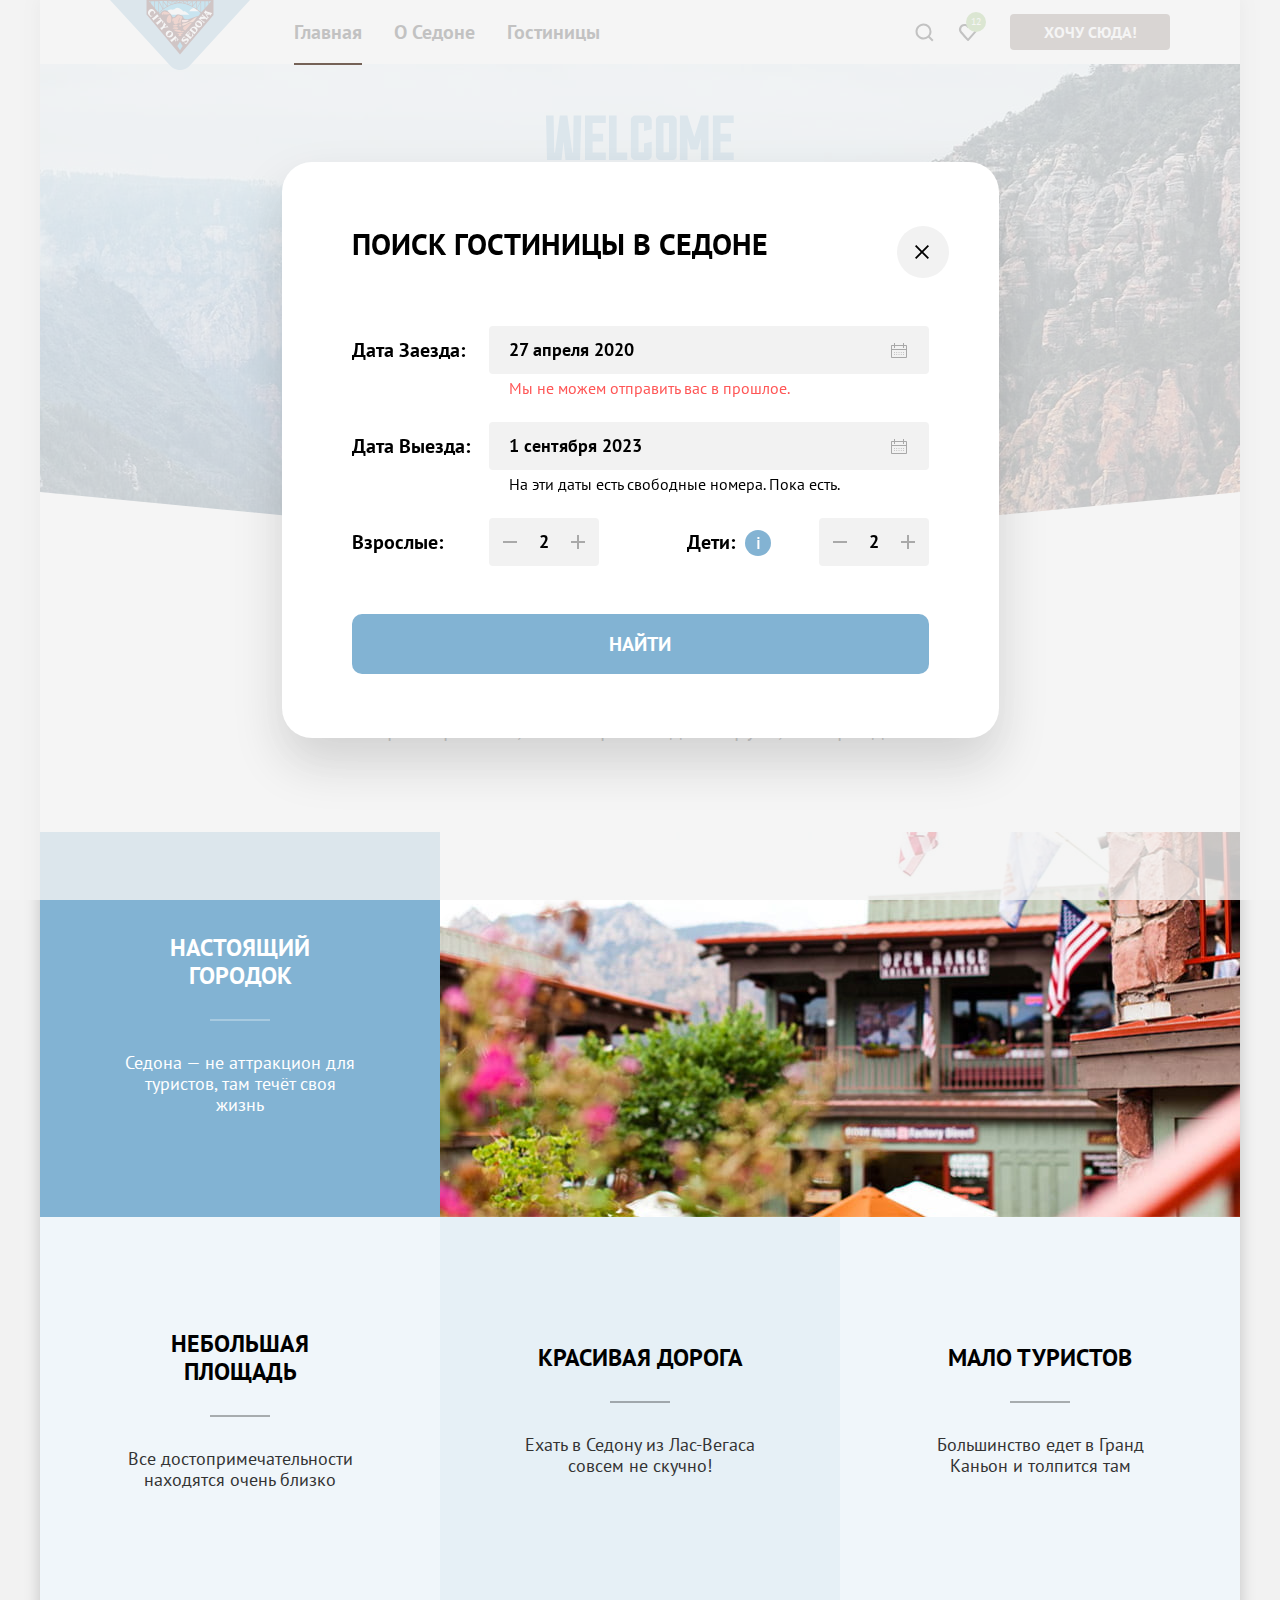
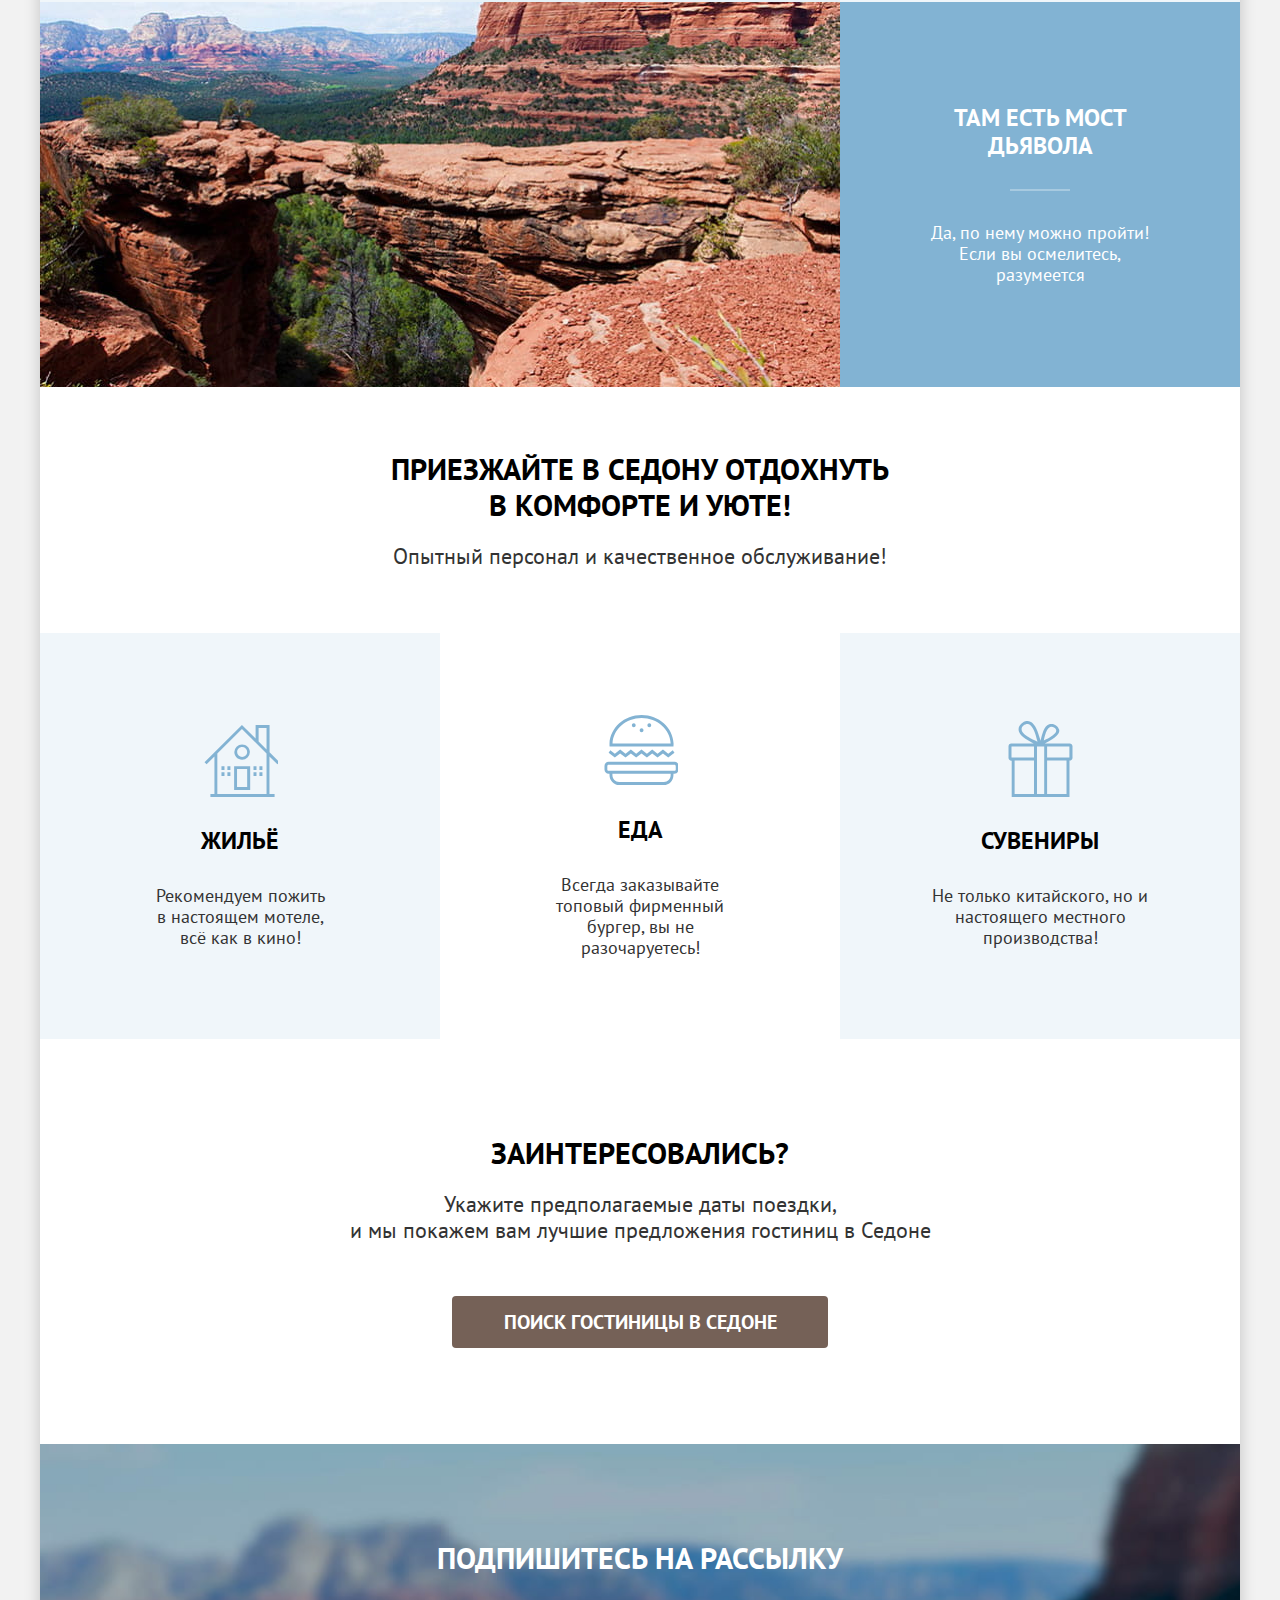
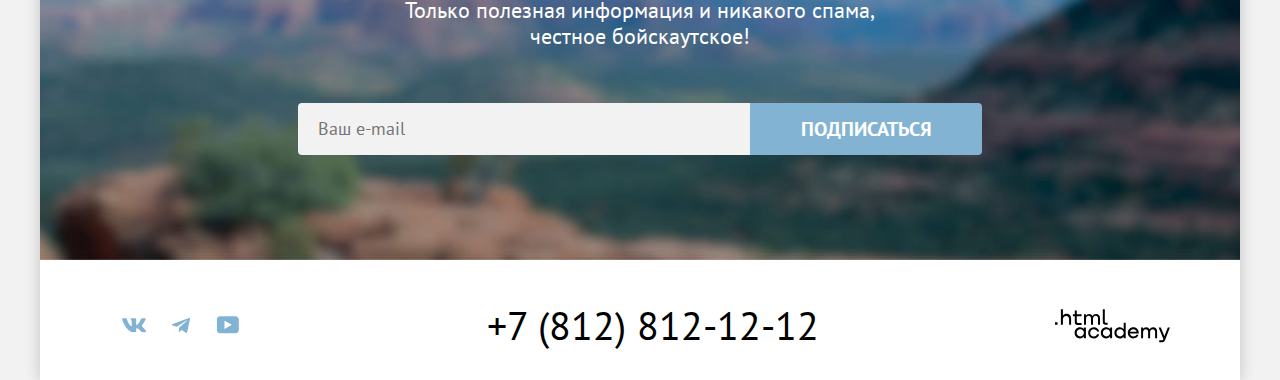
<file: modal.html>
<!DOCTYPE html>
<html lang="ru">

<head>
  <meta charset="utf-8">
  <title>Главная страница</title>
  <link rel="stylesheet" href="./styles/styles.css">
  <link rel="icon" href="favicon.ico">
  <link rel="icon" type="image/png" href="images/favicon.png">
</head>

<body>
  <div class="page-container">
    <header class="main-header" data-test="header">
      <div class="header">
        <nav class="header-logo-navigation">
          <a class="navigation-link-logo" href="index.html">
            <img class="main-header-logo" src="images/logo.svg" width="140" height="70" alt="Логтип проекта Седона">
          </a>
          <ul class="navigation-list">
            <li class="navigation-item">
              <a class="navigation-link navigation-link-selected" href="index.html">Главная</a>
            </li>
            <li class="navigation-item">
              <a class="navigation-link" href="#">О Седоне</a>
            </li>
            <li class="navigation-item">
              <a class="navigation-link" href="catalog.html">Гостиницы</a>
            </li>
          </ul>
        </nav>
        <nav class="navigation-user-button">
          <ul class="navigation-user">
            <li class="navigation-user-item">
              <a class="navigation-user-link navigation-user-link-search" href="modal.html">
                <span class="visually-hidden">Поиск</span>
                <svg xmlns="http://www.w3.org/2000/svg" width="20" height="20" fill="none">
                  <path fill="#000000"
                    d="m19.5 18-3.7-3.67c1-1.3 1.7-2.98 1.7-4.87a8 8 0 0 0-8-7.96c-4.4 0-8 3.68-8 8.06a8 8 0 0 0 12.9 6.26l3.7 3.68 1.4-1.5Zm-10-2.48a6 6 0 0 1-6-5.96 6 6 0 0 1 12 0 6 6 0 0 1-6 5.96Z" />
                </svg>
              </a>
            </li>
            <li class="navigation-user-item">
              <a class="navigation-user-link navigation-user-link-favorite" href="#">
                <span class="visually-hidden">Избранное</span>
                <svg xmlns="http://www.w3.org/2000/svg" width="20" height="20" fill="none">
                  <path fill="#000"
                    d="M9.9 19a.9.9 0 0 1-.8-.4c-5.4-6.1-6.7-7.5-7-7.9A5.4 5.4 0 0 1 6.5 2C7.8 2 9 2.5 10 3.3a5.46 5.46 0 0 1 9 4.1c0 1.3-.5 2.5-1.3 3.4l-7 7.9c-.2.2-.4.3-.8.3Zm-6-9.5c.3.4 3.5 4 6.1 6.9l6.2-7c.5-.5.7-1.2.7-2 0-1.8-1.5-3.3-3.3-3.3-1 0-2 .5-2.7 1.3-.3.3-.6.4-.9.4-.3 0-.6-.2-.8-.4-.7-.8-1.7-1.3-2.7-1.3-1.8 0-3.3 1.5-3.3 3.3-.1.9.3 1.6.7 2.1-.1 0-.1 0 0 0Z" />
                </svg>
                <span class="notification-favorite">12</span></a>
            </li>
          </ul>
          <a class="button button-brown-navigation" href="#">Хочу сюда!</a>
        </nav>
      </div>
    </header>
    <main class="main-container main-index" data-test="main">
      <h1 class="visually-hidden">Город Седона</h1>
      <section class="advantages" data-test="advantages">
        <div class="main-header-logo-background">
          <img class="logo-main" src="images/welcome.svg" width="458" height="352"
            alt="Welcome to tho gorgeous Sedona Because the Grand Canyon sucks!">
        </div>
        <div class="text-after-logo">
          <h2 class="city-description-title">Седона — небольшой городок в Аризоне, заслуживающий большего!</h2>
          <p class="city-description-subtitle">Рассмотрим причины, по которым Седона круче, чем Гранд-Каньон!</p>
        </div>
        <ul class="advantages-list">
          <li class="advantages-item-dark-blue-photo-after-text">
            <div class="advantages-item-text promo-dark">
              <h3 class="advantages-title advantages-title-promo ">Настоящий городок</h3>
              <p class="advantages-description-photo">Седона — не аттракцион для туристов, там течёт своя жизнь</p>
            </div>
            <img src="images/photo-of-sedona.jpg" width="800" height="385" alt="Вид на здания седоны">
          </li>
          <li class="advantages-item advantages-item-light-blue">
            <h3 class="advantages-title advantages-title-promo">Небольшая площадь</h3>
            <p class="advantages-description">Все достопримечательности находятся очень близко</p>
          </li>
          <li class="advantages-item advantages-item-medium-blue">
            <h3 class="advantages-title advantages-title-promo">Красивая дорога</h3>
            <p class="advantages-description">Ехать в Седону из Лас-Вегаса совсем не скучно!</p>
          </li>
          <li class="advantages-item advantages-item-light-blue">
            <h3 class="advantages-title advantages-title-promo">Мало туристов</h3>
            <p class="advantages-description">Большинство едет в Гранд Каньон и толпится там</p>
          </li>
          <li class="advantages-item-dark-blue-photo-before-text">
            <img src="images/devils-bridge.jpg" width="800" height="385" alt="Фото моста дьявола">
            <div class="advantages-item-text promo-dark">
              <h3 class="advantages-title advantages-title-promo">Там есть мост дьявола</h3>
              <p class="advantages-description-photo">Да, по нему можно пройти! Если вы осмелитесь, разумеется</p>
            </div>
          </li>
        </ul>
      </section>
      <section class="why-come-to-sedona" data-test="search">
        <div class="text-why-come-to-sedona">
          <h2 class="welcome-to-sedona-title">Приезжайте в Седону отдохнуть в комфорте и уюте!</h2>
          <p class="welcome-to-sedona-subtitle">Опытный персонал и качественное обслуживание!</p>
        </div>
        <ul class="why-come-to-sedona-list">
          <li class="why-come-to-sedona-item why-come-to-sedona-item-light-blue advantage-icon-house">
            <h3 class="why-come-to-sedona-title">Жильё</h3>
            <p class="why-come-to-sedona-description">Рекомендуем пожить в&nbsp;настоящем мотеле,<br>всё как в кино!
            </p>
          </li>
          <li class="why-come-to-sedona-item advantage-icon-food">
            <h3 class="why-come-to-sedona-title">Еда</h3>
            <p class="why-come-to-sedona-description">Всегда заказывайте топовый&nbsp;фирменный бургер, вы не
              разочаруетесь!</p>
          </li>
          <li class="why-come-to-sedona-item why-come-to-sedona-item-light-blue advantage-icon-souvenirs">
            <h3 class="why-come-to-sedona-title">Сувениры</h3>
            <p class="why-come-to-sedona-description">Не только китайского, но и настоящего местного производства!</p>
          </li>
        </ul>
      </section>
      <section class="interested" data-test="subscribe">
        <h2 class="interested-title">Заинтересовались?</h2>
        <p class="interested-subtitle">Укажите предполагаемые даты поездки,<br>и мы покажем вам лучшие предложения
          гостиниц в Седоне</p>
        <button class="button button-bigger interested-button" type="button">Поиск гостиницы в Седоне</button>
      </section>
      <section class="subscription subscription-main">
        <h2 class="subscription-title">Подпишитесь на рассылку</h2>
        <p class="subscription-subtitle">Только полезная информация и никакого спама, честное бойскаутское!</p>
        <form class="subscription-form" action="https://echo.htmlacademy.ru/" method="post">
          <label class="subscription-form-label" for="email">
            <span class="visually-hidden">Ваш e-mail</span>
            <input class="subscription-form-input" type="email" id="email" name="email-subscription"
              placeholder="Ваш e-mail" required>
          </label>
          <button class="button button-bigger subscription-form-button" type="submit">Подписаться</button>
        </form>
      </section>
    </main>
    <footer class="main-footer">
      <ul class="footer-social-list">
        <li class="footer-social-list-item">
          <a class="footer-social-link footer-social-list-vk" href="https://vk.com/htmlacademy">
            <span class="visually-hidden">Вконтакте</span>
            <svg class="social-icon" xmlns="http://www.w3.org/2000/svg" width="25" height="15" fill="#83B3D3">
              <path fill-rule="evenodd"
                d="M24.12 1.8c.16-.54 0-.94-.8-.94H20.7c-.67 0-.98.34-1.15.73 0 0-1.33 3.2-3.22 5.27-.61.6-.9.8-1.23.8-.16 0-.41-.2-.41-.75v-5.1c0-.66-.19-.95-.74-.95H9.82c-.42 0-.67.3-.67.59 0 .62.95.76 1.04 2.51v3.8c0 .83-.15.98-.48.98-.9 0-3.06-3.2-4.34-6.88-.25-.72-.5-1-1.18-1H1.57c-.75 0-.9.34-.9.73 0 .68.89 4.07 4.14 8.55 2.17 3.06 5.23 4.72 8 4.72 1.68 0 1.88-.37 1.88-1v-2.32c0-.74.16-.88.7-.88.38 0 1.05.19 2.6 1.66 1.79 1.75 2.08 2.54 3.08 2.54h2.63c.75 0 1.12-.37.9-1.1-.23-.72-1.08-1.77-2.2-3.02-.62-.71-1.54-1.48-1.82-1.86-.39-.5-.28-.71 0-1.15 0 0 3.2-4.42 3.54-5.93Z"
                clip-rule="evenodd" />
            </svg>
          </a>
        </li>
        <li class="footer-social-list-item">
          <a class="footer-social-link footer-social-list-telegram" href="https://t.me/htmlacademy">
            <span class="visually-hidden">Telegram</span>
            <svg class="social-icon" xmlns="http://www.w3.org/2000/svg" width="18" height="16" fill="#83B3D3">
              <path
                d="M16.79.96.84 7.1c-1.09.44-1.08 1.05-.2 1.32l4.1 1.28 9.47-5.98c.44-.27.85-.13.52.17l-7.68 6.93-.28 4.22c.41 0 .6-.2.83-.41l1.99-1.94 4.13 3.06c.77.42 1.31.2 1.5-.71l2.72-12.8c.28-1.1-.43-1.61-1.16-1.28Z" />
            </svg>
          </a>
        </li>
        <li class="footer-social-list-item">
          <a class="footer-social-link footer-social-list-youtube" href="https://www.youtube.com/user/htmlacademyru">
            <span class="visually-hidden">Youtube</span>
            <svg class="social-icon" xmlns="http://www.w3.org/2000/svg" width="23" height="18" fill="#83B3D3">
              <path
                d="M18.94.36H3.51C1.65.36.33 1.95.33 3.76v10.09c0 1.91 1.32 3.5 3.18 3.5h15.65c1.64 0 3.17-1.59 3.17-3.4V3.76c-.22-1.8-1.53-3.4-3.39-3.4ZM7.99 12.89V4.82l7.34 4.04-7.34 4.03Z" />
            </svg>
          </a>
        </li>
      </ul>
      <a class="phone-number" href="tel:+78128121212">+7 (812) 812-12-12</a>
      <a class="htmlacademy-link" href="https://htmlacademy.ru/">
        <svg class="htmlacademy-logo" aria-hidden="true" role="img" aria-label="Логотип HTML Академия."
          xmlns="http://www.w3.org/2000/svg" width="115" height="34" fill="#000">
          <path
            d="M0 13.26v2.6h2.5v-2.6H0ZM11.6 4.86c-1.6 0-2.8.7-3.6 1.7h-.1V.36h-2v15.5h2v-5.3c0-2.1 1.3-3.6 3.3-3.6 1.8 0 2.9 1.4 2.9 3.2v5.7h2v-6.1c.1-3-1.8-4.9-4.5-4.9ZM26.6 5.16h-4.8v-3.7h-2v3.8h-1.9v2h1.9v6c0 1.7 1 2.7 2.7 2.7h4.1v-2h-3.7c-.7 0-1.1-.4-1.1-1.1v-5.7h4.8v-2ZM41.1 4.96c-1.6 0-2.9.8-3.5 2.1h-.1c-.6-1.2-1.8-2.1-3.4-2.1-1.4 0-2.5.8-3.1 1.8h-.1v-1.6H29v10.6h2v-5.4c0-2 1-3.5 2.6-3.5 1.5 0 2.4 1 2.4 2.6v6.3h2v-5.6c0-2.4 1.4-3.3 2.6-3.3 1.5 0 2.4 1 2.4 2.6v6.3h2v-6.5c.1-2.5-1.4-4.3-3.9-4.3ZM47.8 13.06c0 1.7 1 2.7 2.8 2.7h2v-2h-1.7c-.7 0-1.1-.4-1.1-1.1V.36h-2v12.7ZM28.9 20.06c-.9-1.1-2.2-1.8-3.9-1.8-3.1 0-5.4 2.3-5.4 5.6s2.3 5.6 5.4 5.6c1.8 0 3-.8 3.8-1.9h.1v1.6h2v-10.6h-2v1.5Zm-3.6 7.4c-2.2 0-3.6-1.6-3.6-3.6s1.4-3.6 3.6-3.6 3.6 1.6 3.6 3.6c0 1.9-1.4 3.6-3.6 3.6ZM44.2 22.36c-.5-2.4-2.6-4.1-5.4-4.1a5.4 5.4 0 0 0-5.6 5.6c0 3.1 2.2 5.6 5.6 5.6 2.8 0 4.9-1.8 5.4-4.2h-2.1a3.4 3.4 0 0 1-3.3 2.3c-2.2 0-3.6-1.6-3.6-3.6s1.4-3.6 3.6-3.6c1.6 0 2.8 1 3.3 2.2h2.1v-.2ZM55.1 20.06c-.9-1.1-2.2-1.8-3.9-1.8-3.1 0-5.4 2.3-5.4 5.6s2.3 5.6 5.4 5.6c1.8 0 3-.8 3.8-1.9h.1v1.6h2v-10.6h-2v1.5Zm-3.6 7.4c-2.2 0-3.6-1.6-3.6-3.6s1.4-3.6 3.6-3.6 3.6 1.6 3.6 3.6c0 1.9-1.5 3.6-3.6 3.6ZM68.7 20.16c-.9-1.1-2.2-1.9-3.9-1.9-3.1 0-5.4 2.3-5.4 5.6s2.2 5.6 5.4 5.6c1.7 0 3-.8 3.8-1.8h.1v1.5h2v-15.4h-2v6.4Zm-3.6 7.3c-2.2 0-3.6-1.6-3.6-3.6s1.4-3.6 3.6-3.6 3.6 1.6 3.6 3.6c-.1 2-1.5 3.6-3.6 3.6ZM78.3 18.26c-3.3 0-5.5 2.5-5.5 5.6 0 3 2.1 5.6 5.5 5.6 2.5 0 4.5-1.3 5.2-3.6h-2.1c-.5 1-1.6 1.6-3 1.6-1.9 0-3.3-1.3-3.4-2.9h8.8c.2-3.6-2-6.3-5.5-6.3Zm0 1.9c1.7 0 3 1 3.3 2.6h-6.5c.3-1.5 1.5-2.6 3.2-2.6ZM98.2 18.26c-1.6 0-2.9.8-3.6 2h-.1c-.6-1.2-1.8-2-3.4-2-1.4 0-2.5.7-3.1 1.8v-1.5h-1.9v10.6h2v-5.4c0-2 1-3.4 2.6-3.5 1.5 0 2.4 1 2.4 2.6v6.3h2v-5.6c0-2.4 1.4-3.3 2.6-3.3 1.5 0 2.4 1 2.4 2.6v6.3h2v-6.5c.1-2.6-1.4-4.4-3.9-4.4ZM109.4 27.36l-3.6-8.9h-2.2l4.8 11.6c-.3.9-.7 1.2-1.7 1.2h-2.5v2h2.5c1.8 0 2.8-.8 3.5-2.6l4.7-12.2h-2.1l-3.4 8.9Z" />
        </svg>
      </a>
    </footer>
  </div>
  <div class="modal-container">
    <div class="modal modal-authentication" data-test="modal">
      <button class="modal-close" type="button">
        <span class="visually-hidden">Закрыть</span>
      </button>
      <section class="modal-body">
        <h2 class="modal-heading">Поиск гостиницы в Седоне</h2>
        <form class="modal-form-wrapper" action="https://echo.htmlacademy.ru" method="post">
          <div class="modal-form-section">
            <label class="form-label-date" for="arrival">Дата Заезда:</label>
            <div class="input-date-container">
              <input type="text" class="input-date date-arrival" id="arrival" name="arrival-date" value="27 апреля 2020"
                placeholder="Укажите дату" required>
            </div>
            <span class="modal-notification modal-error">Мы не можем отправить вас в прошлое.</span>
          </div>
          <div class="modal-form-section">
            <label class="form-label-date" for="departure-date">Дата Выезда:</label>
            <div class="input-date-container">
              <input class="input-date date-departure" id="departure-date" type="text" name="departure-date"
                value="1 сентября 2023" placeholder="Укажите дату" required>
            </div>
            <span class="modal-notification">На эти даты есть свободные номера. Пока есть.</span>
          </div>
          <div class="modal-form-counter">
            <label class="form-label-date" for="adults">Взрослые:</label>
            <div class="modal-button-wrapper">
              <button class="button-travelers button-travelers-add" type="button">
                <span class="visually-hidden">минус</span>
                <svg class="svg-adults" aria-hidden="true" focusable="false" width="20" height="20" viewBox="0 0 20 20"
                  fill="#000000" xmlns="http://www.w3.org/2000/svg">
                  <path d="M3 9v2h14V9H3Z" />
                </svg>
              </button>
              <input class="form-input-field" id="adults" type="number" name="adults" min="1" value="2">
              <button class="button-travelers button-travelers-remove" type="button">
                <span class="visually-hidden">плюс</span>
                <svg class="svg-adults" aria-hidden="true" focusable="false" width="20" height="20" viewBox="0 0 20 20"
                  fill="#000000" xmlns="http://www.w3.org/2000/svg">
                  <path d="M17 9h-6V3H9v6H3v2h6v6h2v-6h6V9Z" />
                </svg>
              </button>
            </div>
          </div>
          <div class="modal-form-counter">
            <div class="modal-children-wrapper">
              <span class="form-label-icon icon-label">
                <label class="form-label-date" for="kids">Дети:</label>
                <span class="modal-info tooltip">
                  <button class="tooltip-toggler" type="button" aria-labelledby="tooltip-label-kids">
                    <span class="visually-hidden">Подсказка.</span>
                    <svg class="tooltip-icon" width="3" height="12" viewBox="0 0 3 12" fill="none"
                      xmlns="http://www.w3.org/2000/svg">
                      <path fill-rule="evenodd" clip-rule="evenodd" d="M.4 0h2v2h-2V0Zm2 12h-2V3h2v9Z" fill="#FFFFFF" />
                    </svg>
                  </button>
                  <span class="tooltip-content" role="tooltip" id="tooltip-label-kids">Укажите количество детей,
                    которые будут с вами, возраст которых от 6 до
                    18 лет. Дети до 6 лет размещаются бесплатно.</span>
                </span>
              </span>
            </div>
            <div class="modal-button-wrapper">
              <button class="button-travelers button-travelers-add" type="button">
                <span class="visually-hidden">минус</span>
                <svg class="svg-adults" aria-hidden="true" focusable="false" width="20" height="20" viewBox="0 0 20 20"
                  fill="#000000" xmlns="http://www.w3.org/2000/svg">
                  <path d="M3 9v2h14V9H3Z" />
                </svg>
              </button>
              <input class="form-input-field" id="kids" type="number" name="kids" min="0" value="2">
              <button class="button-travelers button-travelers-remove" type="button">
                <span class="visually-hidden">плюс</span>
                <svg class="svg-adults" aria-hidden="true" focusable="false" width="20" height="20" viewBox="0 0 20 20"
                  fill="#000000" xmlns="http://www.w3.org/2000/svg">
                  <path d="M17 9h-6V3H9v6H3v2h6v6h2v-6h6V9Z" />
                </svg>
              </button>
            </div>
          </div>
          <button class="button modal-submit-btn" type="submit">Найти</button>
        </form>
      </section>
    </div>
  </div>
</body>

</html>
</file>
<file: styles/styles.css>
@font-face {
  font-family: "PT Sans";
  font-style: normal;
  font-weight: 400;
  src: url("../fonts/ptsans-400.woff2") format("woff2");
  font-display: swap;
}

@font-face {
  font-family: "PT Sans";
  font-style: normal;
  font-weight: 700;
  src: url("../fonts/ptsans-700.woff2") format("woff2");
  font-display: swap;
}

*,
*::before,
*::after {
  box-sizing: border-box;
}

html {
  height: 100%;
}

body {
  margin: 0;
  padding: 0;
  min-height: 100vh;
  font-family: "PT Sans", sans-serif;
  font-size: 18px;
  line-height: 21px;
  background-color: #f2f2f2;
  color: #000000;
  min-width: 1200px;
}

img {
  max-width: 100%;
  object-fit: contain;
}

.main-container {
  flex-grow: 1;
}

.button {
  display: inline-block;
  font-family: inherit;
  font-size: 16px;
  line-height: 20px;
  font-weight: 700;
  text-align: center;
  color: #ffffff;
  background-color: #756157;
  text-decoration: none;
  text-transform: uppercase;
  border: 0;
  border-radius: 4px;
  cursor: pointer;
}

.button:hover,
.button:focus {
  background-color: #615048;
  outline: none;
}

.button:active {
  color: rgba(255, 255, 255, 0.3);
  outline: none;
}

.button:disabled {
  background-color: #e5e5e5;
}

.price-button:not([href]) {
  background-color: #e5e5e5;
  width: 140px;
  text-align: center;
  padding: 8px;
}

.button-bigger {
  font-size: 20px;
  line-height: 36px;
}

.main-header {
  padding: 0 70px;
}

.header {
  display: flex;
  align-items: center;
  justify-content: space-between;
  margin: 0 auto;
}

.navigation-link-logo {
  width: 140px;
  position: absolute;
  top: 0;
  left: 0;
}

.navigation-link-logo:hover,
.navigation-link-logo:focus {
  opacity: 0.6;
  outline: none;
}

.navigation-link-logo:active {
  opacity: 0.3;
  outline: none;
}

.nav-link-current {
  position: relative;
}

.header-logo-navigation {
  position: relative;
  padding-left: 168px;
}

.navigation {
  display: flex;
  width: 892px;
  position: relative;
}

.navigation-link {
  display: block;
  font-size: 20px;
  font-weight: 700;
  line-height: 24px;
  text-transform: capitalize;
  text-align: center;
  text-decoration: none;
  color: #000000;
  padding: 20px 16px;
}

.navigation-link:hover,
.navigation-link:focus {
  opacity: 0.6;
  outline: none;
}

.navigation-link:active {
  opacity: 0.3;
  outline: none;
}

.navigation-link-selected::before {
  position: absolute;
  content: "";
  bottom: -1px;
  left: 16px;
  z-index: 1;
  width: calc(100% - 32px);
  border-bottom: 2px solid #756257;
}

.navigation-link-selected {
  position: relative;
}

.navigation-list {
  display: flex;
  flex-wrap: wrap;
  width: 460px;
  list-style: none;
  padding: 0;
  margin: 0;
}

.navigation-user {
  display: flex;
  list-style: none;
  margin: 0;
  padding: 0;
}

.navigation-user-button {
  display: grid;
  grid-template-columns: 1fr 160px;
  gap: 20px;
  align-items: center;
}

.navigation-user-link {
  position: relative;
  display: block;
  text-decoration: none;
  padding: 21px 12px 17px 12px;
}

.navigation-user-link:hover,
.navigation-user-link:focus {
  opacity: 0.6;
  outline: none;
}

.navigation-user-link:active {
  opacity: 0.3;
  outline: none;
}

.navigation-user-link-search {
  position: relative;
}

.button-brown-navigation {
  text-decoration: none;
  color: #ffffff;
  margin: 0;
  width: 160px;
  background-color: #756157;
  padding: 8px;
}

.button-brown-navigation:hover,
.button-brown-navigation:focus {
  background-color: #615048;
  outline: none;
}

.button-brown-navigation:active {
  color: rgba(255, 255, 255, 0.3);
  outline: none;
}

.page-container {
  width: 1200px;
  margin: 0 auto;
  background-color: #ffffff;
  display: flex;
  flex-direction: column;
  min-height: 100vh;
  box-shadow: 0 0 15px 0 rgba(0, 0, 0, 0.2);
}

.visually-hidden {
  position: absolute;
  width: 1px;
  height: 1px;
  padding: 0;
  margin: -1px;
  overflow: hidden;
  clip: rect(0, 0, 0, 0);
  border: 0;
}

.page-header {
  color: #000000;
  background-color: #ffffff;
}

.notification-favorite {
  position: absolute;
  top: 11px;
  left: 20px;
  min-width: 20px;
  min-height: 20px;
  font-size: 10px;
  line-height: 10px;
  padding: 5px;
  text-align: center;
  background: #7db54f;
  border-radius: 50%;
  color: #ffffff;
}

.nav-user-favorite:hover,
.nav-user-favorite:focus {
  background-color: #615048;
  outline: none;
}

.nav-user-favorite:active {
  color: rgba(255, 255, 255, 0.3);
  outline: none;
}

.main-index {
  color: #000000;
  background-color: #ffffff;
}

.logo-main {
  display: block;
  margin: 0 auto;
}

.main-header-logo-background {
  background-image: url("../images/framing-welcome-to-sedona.svg"), url("../images/background-welcome-to-sedona.jpg");
  background-repeat: no-repeat;
  background-position: center bottom, center;
  background-color: #b2d8f1;
  background-size: 100% auto, cover;
  color: #ffffff;
  padding: 51px 50px 82px 50px;
}

.advantages-list {
  margin: 0;
  padding: 0;
  display: flex;
  flex-wrap: wrap;
  text-align: center;
}

.advantages-item {
  width: 400px;
  min-height: 385px;
  display: flex;
  justify-content: center;
  flex-direction: column;
  padding: 85px;
  text-align: center;
}

.advantages-item-dark-blue-photo-after-text {
  display: flex;
  text-align: center;
  width: 1200px;
  color: #ffffff;
  background-color: #82b3d3;
}

.advantages-item-dark-blue-photo-before-text {
  display: flex;
  text-align: center;
  width: 1200px;
  color: #ffffff;
  background-color: #82b3d3;
}

.advantages-item-no-photo {
  display: flex;
  text-align: center;
  justify-content: center;
  width: 400px;
  padding: 85px;
}

.city-description-title {
  font-size: 30px;
  font-weight: 700;
  line-height: 36px;
  text-align: center;
  color: #000000;
  text-decoration: none;
  text-transform: uppercase;
  margin: 0 auto;
  width: 800px;
  margin-bottom: 25px;
}

.city-description-subtitle {
  font-size: 22px;
  font-weight: 400;
  line-height: 26px;
  text-align: center;
  color: #333333;
  text-decoration: none;
  text-transform: none;
  padding: 0 100px;
  margin: 0 auto;
}

.text-after-logo {
  padding-top: 70px;
  padding-bottom: 69px;
  margin-bottom: 21px;
  background-color: #ffffff;
}

.advantages-title {
  font-size: 24px;
  font-weight: 700;
  line-height: 28px;
  text-transform: uppercase;
  margin: 0;
  margin-bottom: 62px;
  position: relative;
  overflow-wrap: break-word;
}

.advantages-title-promo::before {
  position: absolute;
  content: "";
  bottom: -32px;
  left: 50%;
  transform: translate(-50%, -50%);
  width: 60px;
  height: 2px;
  background-color: #000000;
  opacity: 0.3;
}

.promo-dark .advantages-title-promo::before {
  background-color: #ffffff;
}

.advantages-description {
  color: #333333;
  font-size: 18px;
  line-height: 21px;
  text-align: center;
  margin: 0;
}

.advantages-description-photo {
  font-size: 18px;
  line-height: 21px;
  text-align: center;
  color: #ffffff;
  margin: 0;
}

.advantages-item-text {
  display: flex;
  flex-direction: column;
  justify-content: center;
  align-items: center;
  width: 400px;
  min-height: 385px;
  padding: 102px 85px;
}

.advantages-item-light-blue {
  background-color: rgba(131, 179, 211, 0.12);
}

.advantages-item-medium-blue {
  background-color: rgba(131, 179, 211, 0.2);
}

.text-why-come-to-sedona {
  padding: 64px 0;
}

.welcome-to-sedona-title {
  font-size: 30px;
  font-weight: 700;
  line-height: 36px;
  text-align: center;
  color: #000000;
  text-decoration: none;
  text-transform: uppercase;
  width: 505px;
  margin: 0 auto;
  margin-bottom: 20px;
}

.welcome-to-sedona-subtitle {
  font-size: 22px;
  font-weight: 400;
  line-height: 26px;
  text-align: center;
  color: #333333;
  text-decoration: none;
  text-transform: none;
  padding: 0 100px;
  margin: 0 auto;
}

.why-come-to-sedona-list {
  margin: 0;
  padding: 0;
  display: flex;
  justify-content: flex-start;
  flex-wrap: wrap;
}

.why-come-to-sedona-item {
  width: 400px;
  min-height: 385px;
  display: flex;
  justify-content: center;
  flex-direction: column;
  padding: 81px 85px;
  align-items: center;
  text-align: center;
}

.why-come-to-sedona-title {
  font-size: 24px;
  font-weight: 700;
  line-height: 28px;
  text-transform: uppercase;
  margin: 0;
  margin-bottom: 30px;
  position: relative;
  overflow-wrap: break-word;
}

.advantage-icon-house::before {
  content: "";
  top: 0;
  left: 0;
  margin-bottom: 30px;
  width: 75px;
  height: 72px;
  background-image: url("../images/advantage-icon-house.svg");
  background-repeat: no-repeat;
}

.advantage-icon-food::before {
  content: "";
  top: 0;
  left: 0;
  margin-bottom: 30px;
  width: 75px;
  height: 72px;
  background-image: url("../images/advantage-icon-food.svg");
  background-repeat: no-repeat;
}

.advantage-icon-souvenirs::before {
  content: "";
  top: 0;
  left: 0;
  margin-top: -2px;
  margin-bottom: 30px;
  width: 76px;
  height: 76px;
  background-image: url("../images/advantage-icon-presents.svg");
  background-repeat: no-repeat;
}

.advantage-icon-souvenirs {
  padding-top: 79px;
}

.why-come-to-sedona-description {
  font-size: 18px;
  line-height: 21px;
  text-transform: none;
  text-align: center;
  color: #333333;
  margin: 0;
}

.why-come-to-sedona-item-light-blue {
  background-color: rgba(131, 179, 211, 0.12);
}

.interested {
  display: block;
  padding: 96px 20px;
  text-align: center;
}

.interested-title {
  font-size: 30px;
  font-weight: 700;
  line-height: 36px;
  text-align: center;
  color: #000000;
  text-decoration: none;
  text-transform: uppercase;
  margin: 0 auto;
  margin-bottom: 20px;
}

.interested-subtitle {
  font-size: 22px;
  font-weight: 400;
  line-height: 26px;
  text-align: center;
  color: #333333;
  text-decoration: none;
  text-transform: none;
  padding: 0 100px;
  margin: 0 auto;
}

.interested-button {
  background-color: #756157;
  width: 376px;
  padding: 8px 50px;
  font-size: 20px;
  line-height: 36px;
  margin-top: 53px;
}

.interested-button:hover,
.interested-button:focus {
  background-color: #615048;
  outline: none;
}

.interested-button:active {
  color: rgba(255, 255, 255, 0.3);
  outline: none;
}

.subscription {
  background-color: transparent;
  display: flex;
  justify-content: center;
  flex-direction: column;
  padding-left: 258px;
  padding-right: 258px;
  padding-top: 96px;
  padding-bottom: 105px;
  color: #000000;
}

.subscription-title {
  text-decoration: none;
  text-transform: uppercase;
  margin: 0 auto;
  font-size: 30px;
  font-weight: 700;
  line-height: 36px;
  text-align: center;
  width: 100%;
  margin-bottom: 21px;
}

.subscription-subtitle {
  font-size: 22px;
  font-weight: 400;
  line-height: 26px;
  text-align: center;
  text-decoration: none;
  text-transform: none;
  padding: 0 100px;
  margin: 0 auto;
}

.subscription-form {
  display: flex;
  align-items: center;
  margin-top: 54px;
}

.subscription-form-input {
  font-size: 18px;
  line-height: 24px;
  width: 452px;
  padding: 14px 20px;
  border-radius: 4px 0 0 4px;
  border: none;
  background-color: #f2f2f2;
  font-family: inherit;
}

.subscription-form-input:hover,
.subscription-form-input:active {
  background-color: #e6e6e6;
}

.subscription-form-input:focus {
  outline: 1px solid #68a2ca;
  outline-offset: -1px;
}

.subscription-form-input:disabled {
  opacity: 0.3;
}

.subscription-form-button {
  background-color: #82b3d3;
  width: 232px;
  font-size: 20px;
  line-height: 36px;
  border-radius: 0 4px 4px 0;
  margin: 0;
  padding: 8px 50px;
}

.subscription-form-button:hover,
.subscription-form-button:focus {
  background-color: #68a2ca;
  outline: none;
}

.subscription-form-button:active {
  background-color: #82b3d3;
  color: rgba(255, 255, 255, 0.3);
  outline: none;
}

.subscription-form-button:disabled {
  background-color: #e5e5e5;
}

.phone-number {
  font-size: 40px;
  line-height: 40px;
  text-transform: uppercase;
  text-align: center;
  color: #000000;
  text-decoration: none;
  padding-top: 5px;
  padding-bottom: 5px;
}

.phone-number:hover,
.phone-number:focus {
  color: #756157;
  outline: none;
}

.phone-number:active {
  color: #756157;
  opacity: 0.3;
}

.htmlacademy-link {
  padding-top: 5px;
}

.htmlacademy-logo {
  fill: #000000;
}

.htmlacademy-link:hover,
.htmlacademy-link:focus {
  outline: none;
}

.htmlacademy-link:hover .htmlacademy-logo,
.htmlacademy-link:focus .htmlacademy-logo {
  fill: #756157;
}

.htmlacademy-link:active .htmlacademy-logo {
  fill: #756157;
  opacity: 0.3;
}

.main-catalog-filter-background {
  background-image: url("../images/filter.jpg");
  background-size: cover;
  background-color: #b2d8f1;
  background-repeat: no-repeat;
  background-position: center;
  color: #ffffff;
  margin: 0 auto;
  width: 1200px;
  padding: 35px 70px 70px 70px;
}

.main-catalog-filter {
  font-size: 18px;
  line-height: 21px;
  color: #ffffff;
}

.inner-header-title {
  font-size: 60px;
  line-height: 78px;
  margin: 0;
  margin-bottom: 8px;
}

.breadcrumbs {
  display: flex;
  flex-wrap: wrap;
  align-items: center;
  list-style: none;
  margin: 0;
  padding: 0;
  margin-bottom: 40px;
}

.breadcrumbs-item {
  margin-right: 27px;
  position: relative;
}

.breadcrumbs-item:not(:last-child)::after {
  content: "";
  display: block;
  position: absolute;
  top: 0;
  right: -17px;
  width: 7px;
  height: 21px;
  background-image: url("../images/breadcrumbs-navigation.svg");
  background-repeat: no-repeat;
  background-position: center;
  color: currentcolor;
}

.breadcrumbs-item:last-child {
  margin: 0;
}

.breadcrumbs-link {
  display: block;
  font-size: 16px;
  font-weight: 400;
  line-height: 21px;
  cursor: default;
}

.breadcrumbs-icon {
  fill: #ffffff;
  cursor: pointer;
}

.breadcrumbs a {
  color: #ffffff;
  text-decoration: none;
}

.breadcrumbs-link:hover,
.breadcrumbs-link:focus {
  opacity: 0.6;
  outline: none;
}

.breadcrumbs-link:active {
  opacity: 0.3;
  outline: none;
}

.catalog-filter {

  display: flex;
  justify-content: flex-end;
  flex-wrap: wrap;
}

.catalog-filter-fieldset-first {
  display: grid;
  grid-template-columns: 150px 150px;
  grid-column-gap: 70px;
  grid-row-gap: 70px;
}

.catalog-filter-group {
  border: none;
  margin: 0;
  padding: 0;
  margin-right: 70px;
}

.catalog-filter-price {
  width: 288px;
  margin-left: auto;
}

.control:hover {
  opacity: 0.6;
}

.control:focus-within .control-mark {
  outline: 3px solid #83b3d3;
}

.control:active {
  opacity: 0.3;
}

.catalog-filter-price-inputs-wrap {
  background-color: #f2f2f2;
  overflow: auto;
  width: 143px;
  padding: 12px 20px;
  border-radius: 4px 0 0 4px;
}

.catalog-filter-price-inputs-wrap-max {
  margin-left: 2px;
  border-radius: 0 4px 4px 0;
}

.catalog-filter-price-range-span {
  font-size: 18px;
  line-height: 24px;
  color: rgba(0, 0, 0, 0.3);
  max-width: 20px;
  overflow: auto;
}

.catalog-filter-price-range {
  width: 80px;
  text-align: left;
  background-color: transparent;
  border: none;
  appearance: textfield;
  font: inherit;
  padding: 0;
  font-size: 18px;
  font-weight: 700;
  line-height: 24px;
  outline: none;
}

.catalog-filter-price-range-label {
  display: flex;
  justify-content: space-between;
}

.catalog-filter-price-range[type="number"]::-webkit-outer-spin-button,
.catalog-filter-price-range[type="number"]::-webkit-inner-spin-button {
  -webkit-appearance: none;
}

.catalog-filter-price-range[type="number"],
.catalog-filter-price-range[type="number"]:hover,
.catalog-filter-price-range[type="number"]:focus {
  appearance: textfield;
  -moz-appearance: textfield;
}

.catalog-filter-price-inputs-wrap:hover {
  background-color: #e6e6e6;
}

.catalog-filter-price-inputs-wrap:focus-within {
  background-color: #e6e6e6;
  outline: 3px solid #83b3d3;
}

.catalog-filter-group:nth-child(2) {
  margin-right: 0;
}

.filter-buttons {
  display: flex;
  flex-direction: column;
  margin-left: 70px;
}

.catalog-filter-button-submit {
  width: 191px;
  padding: 8px 50px;
  margin-bottom: 32px;
  margin-top: 56px;
  background-color: #82b3d3;
}

.catalog-filter-button-reset {
  background-color: transparent;
  width: 191px;
  padding: 8px 50px;
}

.catalog-filter-list {
  list-style-type: none;
  font-size: 18px;
  line-height: 23px;
  padding: 0;
  margin: 0;
}

.catalog-filter-group-price {
  list-style-type: none;
  margin: 0;
  padding: 0;
}

.catalog-filter-title {
  font-size: 20px;
  font-weight: 700;
  line-height: 24px;
  text-transform: capitalize;
  padding: 0;
  margin-bottom: 32px;
}

.catalog-filter-list-item:not(:last-child) {
  margin-bottom: 16px;
}

.control {
  font-size: 18px;
  line-height: 23px;
  font-weight: 400;
  position: relative;
  display: block;
  padding-left: 36px;
  cursor: pointer;
}

.control-mark {
  position: absolute;
  top: 2px;
  left: 0;
  width: 20px;
  height: 20px;
  background-color: #ffffff;
  border-radius: 4px;
}

.control-input[type="checkbox"]:checked+.control-mark::before {
  content: "";
  display: block;
  position: absolute;
  left: 4px;
  top: 5px;
  width: 12px;
  height: 10px;
  background-image: url("../images/input-checkbox.svg");
  background-repeat: no-repeat;
  background-position: center;
}

.control-input[type="radio"]:checked+.control-mark::before {
  position: absolute;
  top: 5px;
  left: 5px;
  width: 10px;
  height: 10px;
  background-color: #3f5e72;
  border-radius: 50%;
  content: "";
}

.control-input[type="radio"]+.control-mark {
  border-radius: 50%;
}

.catalog-filter-price-inputs {
  display: flex;
  align-items: center;
  margin-bottom: 37px;
  font-family: inherit;
  font-size: 17px;
  line-height: 24px;
  font-weight: 400;
}

.catalog-filter-price-slider {
  top: 7px;
  height: 4px;
  background-color: rgba(255, 255, 255, 0.3);
  position: relative;
}

.catalog-filter-price-slider-wrap {
  position: absolute;
  height: 4px;
  background-color: #ffffff;
}

.catalog-filter-button-min {
  position: absolute;
  width: 20px;
  height: 20px;
  background: #ffffff;
  border: none;
  border-radius: 5px;
  cursor: pointer;
  top: -8px;
  left: -1px;
}

.catalog-filter-button-min:hover {
  box-shadow: 0 4px 10px 0 rgba(0, 0, 0, 0.25);
}

.catalog-filter-button-min:focus {
  box-shadow: 0 4px 10px 0 rgba(0, 0, 0, 0.25);
  outline: 3px solid #83b3d3;
}

.catalog-filter-button-min:active {
  box-shadow: 0 7px 15px 0 rgba(0, 0, 0, 0.4);
  outline: 2px solid #83b3d3;
}

.catalog-filter-button-max {
  position: absolute;
  width: 20px;
  height: 20px;
  background: #ffffff;
  border: none;
  border-radius: 5px;
  cursor: pointer;
  top: -8px;
  right: 0;
}

.catalog-filter-button-max:hover {
  box-shadow: 0 4px 10px 0 rgba(0, 0, 0, 0.25);
}

.catalog-filter-button-max:focus {
  box-shadow: 0 4px 10px 0 rgba(0, 0, 0, 0.25);
  outline: 3px solid #83b3d3;
}

.catalog-filter-button-max:active {
  box-shadow: 0 7px 15px 0 rgba(0, 0, 0, 0.4);
  outline: 2px solid #83b3d3;
}

.catalog-filter-button-submit:hover,
.catalog-filter-button-submit:focus {
  background-color: #68a2ca;
  outline: none;
}

.catalog-filter-button-submit:active {
  background-color: #82b3d3;
  color: rgba(255, 255, 255, 0.3);
  outline: none;
}

.catalog-filter-button-submit:disabled {
  background-color: #e5e5e5;
}

.catalog-filter-button-reset:hover {
  background-color: transparent;
  opacity: 0.6;
  outline: none;
}

.catalog-filter-button-reset:focus {
  background-color: transparent;
  outline: 3px solid #83b3d3;
  color: #ffffff;
}

.catalog-filter-button-reset:active {
  color: rgba(255, 255, 255, 0.3);
  outline: none;
}

.catalog-filter-button-reset:disabled {
  color: rgba(255, 255, 255, 0.1);
  outline: none;
  background-color: transparent;
}

.catalog-filter-results {
  display: flex;
  align-items: center;
  padding: 0 69px;
  padding-top: 50px;
  padding-bottom: 40px;
}

.catalog-filter-results-title {
  font-size: 30px;
  font-weight: 700;
  line-height: 36px;
  color: #000000;
  text-transform: uppercase;
  margin: 0;
  padding: 0;
}

.catalog-filter-results-select {
  min-width: 292px;
  border: 2px solid #e5e5e5;
  border-radius: 4px;
  margin: 0;
  padding: 13px 18px 12px 18px;
  background-image: url("../images/arrow.svg");
  background-repeat: no-repeat;
  background-position: right 19px center;
  font-family: inherit;
  font-size: 18px;
  line-height: 21px;
  font-weight: 400;
  color: #333333;
  appearance: none;
  -moz-appearance: none;
  background-color: #ffffff;
}

.catalog-filter-results-select:hover,
.catalog-filter-results-select:focus {
  border-color: #68a2ca;
}

.catalog-filter-results-select:disabled {
  border-color: rgba(0, 0, 0, 0.3);
  opacity: 0.3;
}

.catalog-filter-results-select-wrap {
  position: relative;
  display: flex;
  align-items: center;
  width: 292px;
  margin-right: 70px;
  margin-left: auto;
}

.catalog-filter-results-view-buttons {
  margin: 0;
  padding: 0;
  list-style-type: none;
  display: grid;
  grid-template-columns: repeat(3, 1fr);
  gap: 8px;
  align-items: center;
}

.catalog-tile-view {
  background-image: url("../images/view-icon.svg");
}

.catalog-card-view {
  background-image: url("../images/view-icon-2.svg");
}

.catalog-list-view {
  background-image: url("../images/view-icon-3.svg");
}

.catalog-filter-results-button-item {
  display: flex;
  justify-content: center;
  align-items: center;
  width: 48px;
  height: 48px;
  border: 2px solid #e5e5e5;
  border-radius: 4px;
  background-repeat: no-repeat;
  background-position: center;
  padding: 17px 16px;
}

.catalog-filter-results-button-item:hover {
  border-color: #000000;
}

.catalog-filter-results-button-item:focus {
  border-color: #68a2ca;
}

.catalog-filter-results-button-item:active {
  border-color: #000000;
}

.catalog-filter-results-button-item-selected {

  border-color: #000000;
}

.catalog-cards-list {
  width: 1200px;
  padding: 0 69px;
  display: grid;
  grid-template-columns: repeat(3, 1fr);
  gap: 18px;
  list-style: none;
  margin: 0;
}

.catalog-cards-item {
  background-color: #ffffff;
  border-radius: 4px;
  border: 1px solid #e6e6e6;
  width: 340px;
  display: flex;
  flex-direction: column;
  min-width: 342px;
  padding: 20px 19px;
}

.card-description {
  display: grid;
  width: 300px;
  grid-template-columns: repeat(2, 1fr);
  column-gap: 20px;
  row-gap: 16px;
  font-size: 18px;
  line-height: 21px;
  color: #333333;
  margin: 0;
}

.card-link {
  text-decoration: none;
}

.card-image {
  vertical-align: bottom;
}

.card-image:hover {
  opacity: 0.6;
}

.card-image:focus {
  outline: 3px solid #83b3d3;
  opacity: 0.6;
}

.card-image:active {
  outline: none;
  opacity: 0.3;
}

.card-title {
  font-size: 24px;
  font-weight: 700;
  line-height: 28px;
  color: #000000;
  margin: 16px 0;
}

.card-type-of-housing {
  font-weight: 400;
  color: #333333;
  margin: 0;
}

.card-price {
  font-weight: 400;
  color: #333333;
  text-align: end;
  margin: 0;
}

.card-price-buttons {
  margin: 0;
}

.button-blue {
  background-color: #82b3d3;
  width: 140px;
  text-align: center;
  padding: 8px;
}

.button-blue:hover,
.button-blue:focus {
  background-color: #68a2ca;
  outline: none;
}

.button-blue:active {
  background-color: #82b3d3;
  color: rgba(255, 255, 255, 0.3);
  outline: none;
}

.button-blue:disabled {
  background-color: #e5e5e5;
}

.button-green {
  background-color: #7db54f;
  width: 140px;
  text-align: center;
  padding: 8px;
}

.button-green:hover,
.button-green:focus {
  background-color: #6c9e42;
  outline: none;
}

.button-green:active {
  color: rgba(255, 255, 255, 0.3);
  outline: none;
}

.button-brown {
  background-color: #756157;
  width: 140px;
  text-align: center;
  padding: 8px;
}

.catalog-card-rating {
  margin: 0;
  width: 140px;
  padding: 0;
  display: flex;
  flex-wrap: wrap;
  align-items: center;
}

.rating-star {
  margin: 0;
  width: 140px;
  padding: 0;
  display: flex;
  flex-wrap: wrap;
  align-items: center;
}

.star-icon {
  fill: #83b3d3;
}

.star-icon:not(:last-child) {
  margin-right: 6px;
}

.catalog-cards-rating {
  grid-column: 2 / 3;
  background-color: #f2f2f2;
  font-size: 16px;
  line-height: 20px;
  text-align: center;
  text-transform: uppercase;
  width: 140px;
  border-radius: 4px;
  padding-top: 9px;
  padding-bottom: 8px;
  color: #333333;
  margin: 0;
}

ul.pagination::before {
  content: "";
  height: 1px;
  background-color: #e6e6e6;
  top: 0;
  left: 69px;
  right: 69px;
  position: absolute;
}

.pagination {
  display: grid;
  grid-template-columns: repeat(15, 60px);
  gap: 8px;
  margin: 0;
  margin-top: 40px;
  list-style: none;
  padding: 40px 69px 60px 69px;
  position: relative
}

.pagination-link {
  display: block;
  background-color: #82b3d3;
  border: none;
  min-width: 60px;
  min-height: 60px;
  border-radius: 4px;
  text-align: center;
  font-size: 20px;
  font-weight: 700;
  line-height: 36px;
  text-transform: uppercase;
  color: #ffffff;
  padding: 11px 0;
  cursor: pointer;
  text-decoration: none;
}

.pagination-current {
  color: #000000;
  background-color: #f2f2f2;
}

.pagination-link:hover,
.pagination-link:focus {
  outline: 1px solid #82b3d3;
  background-color: #68a2ca;
}

.pagination-link:active {
  background-color: #82b3d3;
  color: rgba(255, 255, 255, 0.3);
  outline: none;
}

.pagination-current:hover,
.pagination-current:focus,
.pagination-current:active {
  background-color: #f2f2f2;
  color: #000000;
  outline: none;
}

.pagination-hidden:hover,
.pagination-hidden:focus,
.pagination-hidden:active {
  background-color: #ffffff;
  color: #000000;
  outline: none;
}

.pagination-hidden {
  display: flex;
  align-items: center;
  justify-content: center;
  min-width: 60px;
  min-height: 60px;
  padding: 0;
  background-color: #ffffff;
  color: #000000;
  font-size: 22px;
  line-height: 26px;
  font-weight: 400;
}

.subscription-main {
  background-image: url("../images/subscription.jpg");
  background-size: cover;
  background-repeat: no-repeat;
  color: #ffffff;
  background-color: #68a2ca;
}

.subscription-title-catalog {
  font-size: 30px;
  font-weight: 700;
  line-height: 36px;
  text-align: center;
  color: #000000;
  text-decoration: none;
  text-transform: uppercase;
}

.subscription-subtitle-catalog {
  font-size: 22px;
  font-weight: 400;
  line-height: 26px;
  text-align: center;
  color: #000000;
  text-decoration: none;
  text-transform: none;
}

.main-footer {
  display: flex;
  justify-content: space-between;
  align-items: center;
  flex-wrap: wrap;
  margin: 0;
  padding: 40px 70px 30px 70px;
}

.footer-social-list {
  list-style-type: none;
  display: flex;
  flex-wrap: wrap;
  margin: 0;
  padding: 0;
}

.footer-social-list-item {
  list-style: none;
}

.footer-social-link {
  display: flex;
  align-items: center;
  position: relative;
  width: 47px;
  height: 40px;
  text-decoration: none;
}

.footer-social-link:hover,
.footer-social-link:focus {
  outline: none;
}

.footer-social-link:hover .social-icon,
.footer-social-link:focus .social-icon {
  fill: #68a2ca;
}

.footer-social-link:active .social-icon {
  fill: #68a2ca;
  opacity: 0.3;
}

.social-icon {
  fill: #83b3d3;
  position: absolute;
  top: 50%;
  left: 50%;
  transform: translate(-50%, -50%);
}

.catalog-footer {
  display: flex;
  justify-content: space-between;
  align-items: center;
  flex-wrap: wrap;
  margin: 0;
  padding: 40px 70px 30px;
}

.modal-container {
  position: fixed;
  top: 0;
  left: 0;
  display: flex;
  width: 100%;
  height: 100%;
  background-color: rgba(242, 242, 242, 0.8);
}

.modal-container-hide {
  display: none;
}

.modal {
  position: relative;
  margin: auto;
  padding: 64px 70px;
  background-color: #ffffff;
  box-shadow: 0 25px 50px 0 rgba(0, 0, 0, 0.15);
  border-radius: 30px;
}

.modal-authentication {
  width: 717px;
  max-height: 700px;
  overflow-y: auto;
}

.modal-close {
  position: absolute;
  top: 0;
  right: 0;
  padding: 0;
  margin-top: 64px;
  margin-right: 50px;
  width: 52px;
  height: 52px;
  background-color: #f2f2f2;
  border: none;
  border-radius: 50%;
  cursor: pointer;
}

.modal-close::after {
  content: "";
  position: absolute;
  width: 14px;
  height: 14px;
  top: 50%;
  right: 20px;
  transform: translateY(-50%);
  background-image: url("../images/modal-hide.svg");
  background-repeat: no-repeat;
  background-position: center;
  z-index: 1;
}

.modal-close:hover {
  background-color: #e6e6e6;
}

.modal-close:focus {
  outline: 3px solid #83b3d3;
}

.modal-close:active {
  outline: none;
}

.modal-close:active::after {
  opacity: 0.3;
}

.modal-close:disabled {
  opacity: 0.1;
}

.modal-heading {
  margin: 0;
  margin-bottom: 64px;
  font-size: 30px;
  line-height: 36px;
  text-transform: uppercase;
}

.modal-form-wrapper {
  width: 577px;
  display: grid;
  align-items: center;
  grid-template-columns: 247px 1fr;
  column-gap: 88px;
  row-gap: 23px;
  padding: 0;
}

.modal-form-section {
  display: grid;
  grid-template-columns: 137px 440px;
  grid-column: 1/-1;
  align-items: center;
  padding: 0;
  margin: 0;
  border: none;
}

.input-date {
  width: 100%;
  font-family: inherit;
  font-size: 18px;
  font-weight: 700;
  line-height: 24px;
  padding: 12px 40px 12px 20px;
  border: none;
  background-color: #f2f2f2;
  border-radius: 4px;
}

.input-date-container {
  position: relative;
}

.input-date-container::before {
  position: absolute;
  content: "";
  top: 50%;
  right: 20px;
  transform: translateY(-50%);
  width: 20px;
  height: 20px;
  background-image: url("../images/calendar.svg");
  background-repeat: no-repeat;
  background-position: center;
  opacity: 0.3;
  z-index: 1;
}

.input-date:hover {
  outline: none;
  background-color: #e6e6e6;
}

.input-date:focus {
  outline: 3px solid #83b3d3;
  background-color: #e6e6e6;
}

.input-date:disabled {
  opacity: 0.3;
}

.modal-notification {
  grid-column: 2;
  font-size: 16px;
  line-height: 21px;
  padding: 0 20px;
  padding-top: 4px;
}

.modal-error {
  color: #ff5757;
}

.form-label-date {
  font-size: 20px;
  line-height: 24px;
  font-weight: 700;
}

.modal-form-counter {
  display: grid;
  grid-template-columns: 1fr 110px;
  column-gap: 46px;
  align-items: center;
}

.modal-button-wrapper {
  display: grid;
  grid-template-columns: 40px 28px 40px;
  align-items: center;
  border: 1px solid transparent;
  border-radius: 4px;
  background-color: #f2f2f2;
  padding: 0;
}

.button-travelers {
  display: flex;
  justify-content: center;
  align-items: center;
  border: none;
  background-color: #f2f2f2;
  outline: none;
  padding: 13px 10px;
  cursor: pointer;
}

.svg-adults {
  opacity: 0.3;
}

.button-travelers:hover .svg-adults {
  opacity: 1;
}

.button-travelers:focus .svg-adults {
  outline: 3px solid #82b3d3;
  border-radius: 4px;
  opacity: 1;
}

.button-travelers:active .svg-adults {
  outline: none;
  opacity: 0.3;
}

.button-travelers:disabled .svg-adults {
  opacity: 0.1;
}

.form-input-field {
  font-family: inherit;
  margin: 0;
  padding: 0;
  padding-top: 9px;
  padding-bottom: 9px;
  font-weight: 700;
  font-size: 18px;
  line-height: 28px;
  background-color: transparent;
  border: none;
  text-align: center;
  -webkit-appearance: textfield;
  appearance: textfield;
  outline: none;
}

.form-input-field::-webkit-outer-spin-button,
.form-input-field::-webkit-inner-spin-button {
  display: none;
  -webkit-appearance: none;
  appearance: none;
  margin: 0;
}

.modal-children-wrapper {
  display: flex;
  align-items: center;
}

.modal-info {
  position: absolute;
  margin-left: 10px;
  width: 26px;
  height: 26px;
}

.tooltip-toggler {
  position: relative;
  width: 26px;
  height: 26px;
  border-radius: 50%;
  background-color: #83b3d3;
  border: none;
  left: 0;
  cursor: pointer;
}

.tooltip-icon {
  position: absolute;
  top: 7px;
  left: 12px;
}

.icon-label {
  position: relative;
  padding-right: 26px;
}

.tooltip-content {
  background-color: #333333;
  color: #ffffff;
  font-family: inherit;
  font-size: 16px;
  line-height: 20px;
  font-weight: 400;
  text-transform: none;
  padding: 21px 18px 21px 22px;
  border-radius: 8px;
  width: 256px;
  box-shadow: 0 15px 30px 0 rgba(0, 0, 0, 0.3);
  position: absolute;
  top: 85%;
  right: 50%;
  transform: translate(50%, 12%);
  z-index: 1;
  display: none;
}

.tooltip-toggler:hover+.tooltip-content,
.tooltip-toggler:focus+.tooltip-content {
  display: block;
}

.tooltip-content::after {
  content: "";
  background-image: url("../images/tooltip.svg");
  width: 19px;
  height: 9px;
  position: absolute;
  bottom: 100%;
  left: 0;
  right: 0;
  margin-left: auto;
  margin-right: auto;
}

.modal-submit-btn {
  grid-column: 1/3;
  width: 577px;
  padding: 18px 0;
  font-size: 20px;
  line-height: 24px;
  text-align: center;
  margin-top: 25px;
  border-radius: 10px;
  background-color: #82b3d3;
  text-decoration: none;
}

.modal-submit-btn:hover,
.modal-submit-btn:focus {
  background-color: #68a2ca;
  outline: none;
}

.modal-submit-btn:active {
  background-color: #82b3d3;
  color: rgba(255, 255, 255, 0.3);
  outline: none;
}

.modal-submit-btn:disabled {
  background-color: #e5e5e5;
}
</file>
